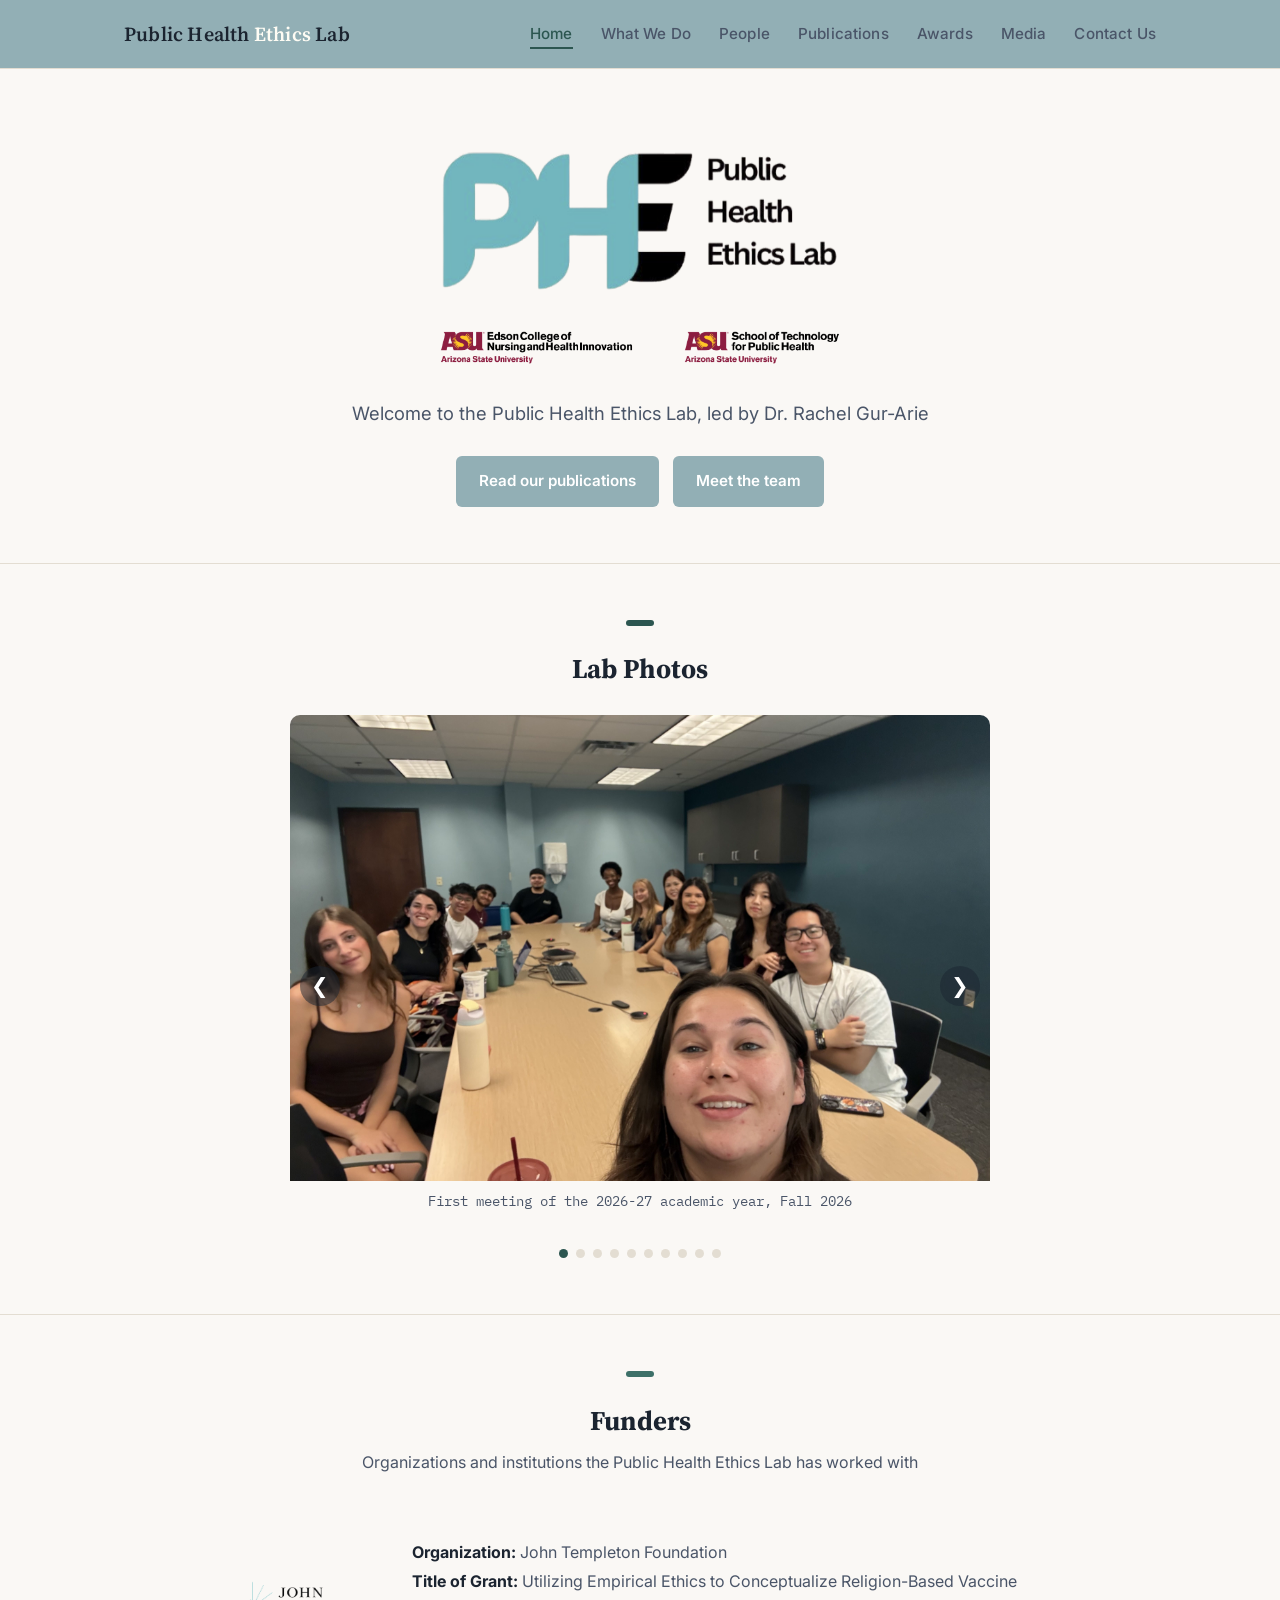
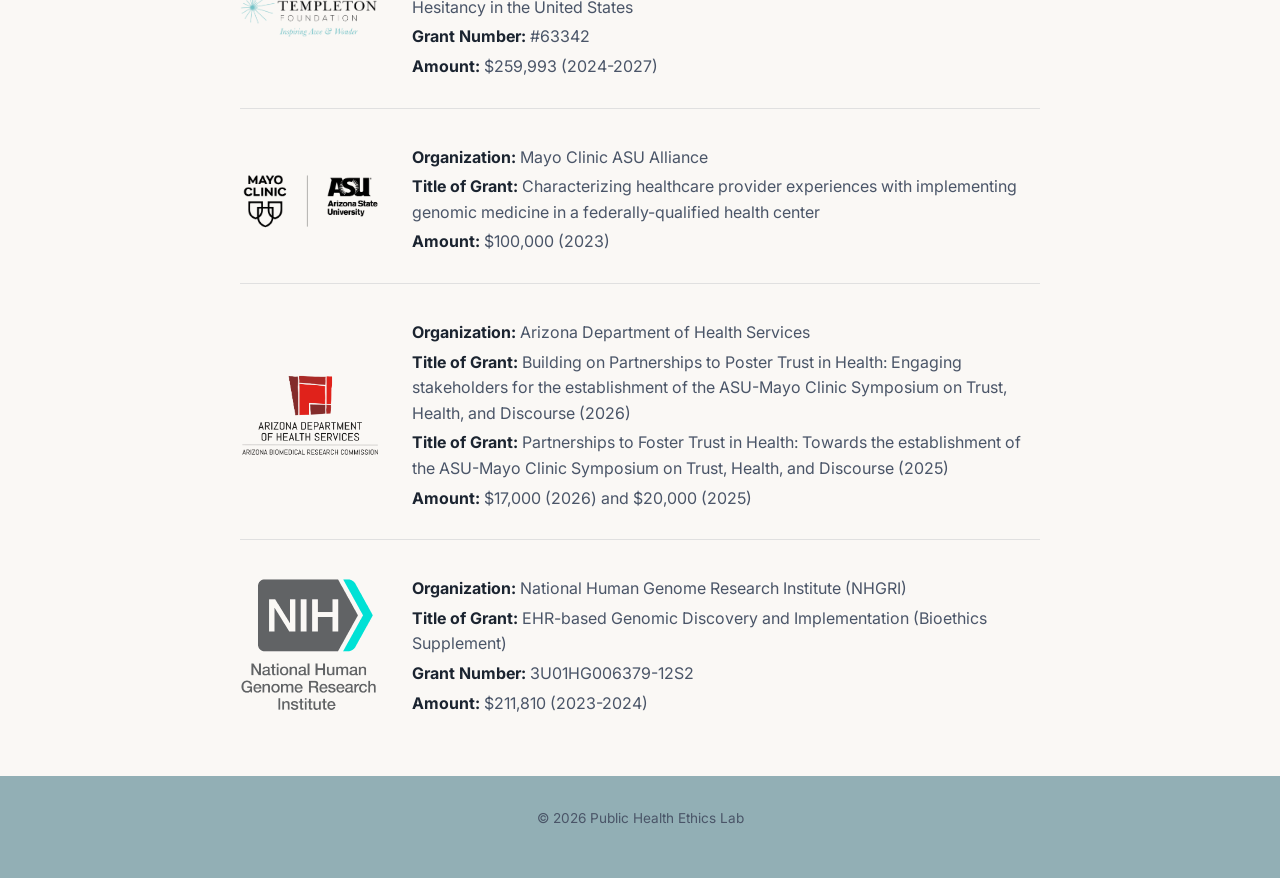
<file: index.html>
<!DOCTYPE html>
<html lang="en">

<head>

<!-- ===================== Browser Tab Information ===================== -->

  <meta charset="UTF-8" />
  <meta name="viewport" content="width=device-width, initial-scale=1.0" />
  <link rel="icon" type="images/png" href="images/PHELab Logo Browser Tab.png">
  <title>Public Health Ethics Lab</title>

<!-- ===================== Font Information ===================== -->

  <link rel="preconnect" href="https://fonts.googleapis.com">
  <link href="https://fonts.googleapis.com/css2?family=Source+Serif+4:wght@500;600;700&family=Inter:wght@400;500;600&family=IBM+Plex+Mono:wght@400;500&display=swap" rel="stylesheet">
  <link rel="stylesheet" href="css/style.css"/>

</head>

<body>

<!-- ===================== Website Navigator Information ===================== -->

<header class="site-header">
  <div class="wrap">
  <div class="brand">Public Health <span>Ethics</span> Lab</div>
    <nav>
      <ul>
        <li><a href="index.html" class="active">Home</a></li>
        <li><a href="what-we-do.html">What We Do</a></li>
        <li><a href="people.html">People</a></li>
        <li><a href="publications.html">Publications</a></li>
        <li><a href="awards.html">Awards</a></li>
        <li><a href="media.html">Media</a></li>
        <li><a href="contact.html">Contact Us</a></li>
      </ul>
    </nav>
  </div>
</header>

<!-- ===================== Header ===================== -->

<section class="hero">
  <div class="wrap" style="text-align: center;">
    <img src="images/PHELab.png" alt="Public Health Ethics Lab" style="width: 100%; max-width: 400px; height: auto; margin: 4px auto 24px; display: block;">

  <div class="hero-logo-row">
    <img src="images/EDSON Logo.png" alt="Edson College of Nursing and Health Innovation">
    <img src="images/ASU STPH Logo.png" alt="School of Technology for Public Health">
  </div>

  <p class="lede" style="margin-left: auto; margin-right: auto;">
    Welcome to the Public Health Ethics Lab, led by Dr. Rachel Gur-Arie
  </p>
  
  <div class="hero-actions" style="justify-content: center;">
    <a href="publications.html" class="btn btn-primary">Read our publications</a>
    <a href="people.html" class="btn btn-secondary">Meet the team</a>
  </div>
  </div>
</section>

<!-- ===================== Carousel Functions ===================== -->

<section class="block">
  <div class="wrap">
    <span class="tab amber"></span>
    <h2>Lab Photos</h2>

  <div class="carousel">
    <button class="carousel-btn prev" aria-label="Previous photo">&#10094;</button>

<!-- ===================== Carousel Photos ===================== -->

  <div class="carousel-track-container">
    <div class="carousel-track">

      <div class="carousel-slide">
        <img src="images/2026 Fall.jpg" alt="Fall 2026">
        <p class="carousel-caption">First meeting of the 2026-27 academic year, Fall 2026</p>
      </div>

      <div class="carousel-slide">
        <img src="images/Flagstaff 2026.JPG" alt="Flagstaff 2026">
        <p class="carousel-caption">Aylette at a community discussion event in Flagstaff on accountability and rebuilding trust, Fall 2026</p>
      </div>
              
      <div class="carousel-slide">
        <img src="images/2026 Spring Lab.jpg" alt="Spring 2026">
        <p class="carousel-caption">Our lab at pickleball, Spring 2026</p>
      </div>

      <div class="carousel-slide">
        <img src="images/2026 SBM Emily.jpg" alt="2026 SBM Emily">
        <p class="carousel-caption">Emily wearing PHE Lab merch in front of "The Bean" for SBM's 2026 Conference, Spring 2026</p>
      </div>

      <div class="carousel-slide">
        <img src="images/2026 Lily.jpg" alt="2026 Lily HOPE Intern">
        <p class="carousel-caption">Lily presenting her research as a Maricopa County Public Health HOPE Division Intern, Spring 2026</p>
      </div>
              
      <div class="carousel-slide">
        <img src="images/FMSC.jpg" alt="PHE Lab FMSC Volunteering Event">
        <p class="carousel-caption">Members of the Public Health Ethics Lab volunteer at Feed My Starving Children, Spring 2026</p>        
      </div>
              
      <div class="carousel-slide">
        <img src="images/Jenny.jpg" alt="Jenny Presentation">
        <p class="carousel-caption">Jenny presenting her research project ideas to the lab, Spring 2026</p>
      </div>

      <div class="carousel-slide">
        <img src="images/2025 Fall Lab.jpg" alt="Fall 2025">
        <p class="carousel-caption">Our lab at Lydia's, Fall 2025</p>
      </div>

      <div class="carousel-slide">
        <img src="images/2025 NOAH.jpg" alt="2025 NOAH">
        <p class="carousel-caption">Ryan, Lila and Amy volunteering together at NOAH, Fall 2025</p>
      </div>

      <div class="carousel-slide">
        <img src="images/2025 First Fall.jpg" alt="2025 First Fall Meeting">
        <p class="carousel-caption">First meeting of the 2025-26 academic year, Fall 2025</p>
      </div>
          
    </div>
  </div>

<!-- ===================== Carousel Functions cont. ===================== -->

      <button class="carousel-btn next" aria-label="Next photo">&#10095;</button>

    <div class="carousel-dots"></div>
    </div>
  </div>
  </section>

<!-- ===================== Carousel Sliding Function ===================== -->

<script>
  document.querySelectorAll('.carousel').forEach(function(carousel) {
    const track = carousel.querySelector('.carousel-track');
    const slides = carousel.querySelectorAll('.carousel-slide');
    const prevBtn = carousel.querySelector('.prev');
    const nextBtn = carousel.querySelector('.next');
    const dotsContainer = carousel.querySelector('.carousel-dots');
    let index = 0;

    slides.forEach((_, i) => {
      const dot = document.createElement('button');
      dot.classList.add('carousel-dot');
      if (i === 0) dot.classList.add('active');
      dot.addEventListener('click', () => goToSlide(i));
      dotsContainer.appendChild(dot);
    });
    const dots = dotsContainer.querySelectorAll('.carousel-dot');

    function updateCarousel() {
      track.style.transform = `translateX(-${index * 100}%)`;
      dots.forEach((dot, i) => dot.classList.toggle('active', i === index));
    }

    function goToSlide(i) {
      index = i;
      updateCarousel();
    }

    nextBtn.addEventListener('click', () => {
      index = (index + 1) % slides.length;
      updateCarousel();
    });

    prevBtn.addEventListener('click', () => {
      index = (index - 1 + slides.length) % slides.length;
      updateCarousel();
    });
  });
  </script>

<!-- ===================== Funders and Affiliated Organizations ===================== -->

<section class="block">
  <div class="wrap">
    <span class="tab teal"></span>
    <h2>Funders</h2>
    <p class="section-note">Organizations and institutions the Public Health Ethics Lab has worked with</p>

  <div class="affiliates-grid">
  <div class="affiliates-list">

  <div class="affiliate-row">
    <div class="logo-box">
      <a href="https://www.templeton.org/grant/utilizing-empirical-ethics-to-conceptualize-religion-based-vaccine-hesitancy-in-the-united-states" target="_blank" rel="noopener">
      <img src="images/Templeton Foundation V2.png" alt="John Templeton Foundation" class="affiliate-logo">
      </a>
    </div>
    
    <div class="affiliate-info">
      <p><strong>Organization:</strong> John Templeton Foundation</p>
      <p><strong>Title of Grant:</strong> Utilizing Empirical Ethics to Conceptualize Religion-Based Vaccine Hesitancy in the United States</p>
      <p><strong>Grant Number:</strong> #63342</p>
      <p><strong>Amount:</strong> $259,993 (2024-2027)</p>
    </div>
  </div>

  <div class="affiliate-row">
    <div class="logo-box">
      <img src="images/Mayo Clinic.png" alt="Mayo Clinic-ASU" class="affiliate-logo">
    </div>

    <div class="affiliate-info">
      <p><strong>Organization:</strong> Mayo Clinic ASU Alliance</p>
      <p><strong>Title of Grant:</strong> Characterizing healthcare provider experiences with implementing genomic medicine in a federally-qualified health center</p>
      <p><strong>Amount:</strong> $100,000 (2023)</p>
    </div>
  </div>

  <div class="affiliate-row">
    <div class="logo-box">
      <img src="images/AZDHS.png" alt="AZDHS" class="affiliate-logo">
    </div>
  
    <div class="affiliate-info">
      <p><strong>Organization:</strong> Arizona Department of Health Services</p>
      <p><strong>Title of Grant:</strong> Building on Partnerships to Poster Trust in Health: Engaging stakeholders for the establishment of the ASU-Mayo Clinic Symposium on Trust, Health, and Discourse (2026)</p>
      <p><strong>Title of Grant:</strong> Partnerships to Foster Trust in Health: Towards the establishment of the ASU-Mayo Clinic Symposium on Trust, Health, and Discourse (2025)</p>
      <p><strong>Amount:</strong> $17,000 (2026) and $20,000 (2025)</p>
    </div>
  </div>

  <div class="affiliate-row">
    <div class="logo-box">
      <a href="https://reporter.nih.gov/search/4sR0zUejHEi7jAs4mGUlGg/project-details/10786522" target="_blank" rel="noopener">
      <img src="images/NHGRI.png" alt="NHGRI" class="affiliate-logo">
      </a>
    </div>

    <div class="affiliate-info">
      <p><strong>Organization:</strong> National Human Genome Research Institute (NHGRI)</p>
      <p><strong>Title of Grant:</strong> EHR-based Genomic Discovery and Implementation (Bioethics Supplement)</p>
      <p><strong>Grant Number:</strong> 3U01HG006379-12S2</p>
      <p><strong>Amount:</strong> $211,810 (2023-2024)</p>
    </div>
  </div>

  </div>
  </div>

  </div>    
</section>

<!-- ===================== Footer ===================== -->

<footer>
  <div class="wrap">
    <span>&copy; 2026 Public Health Ethics Lab</span>
  </div>
</footer>

</body>
</html>
</file>
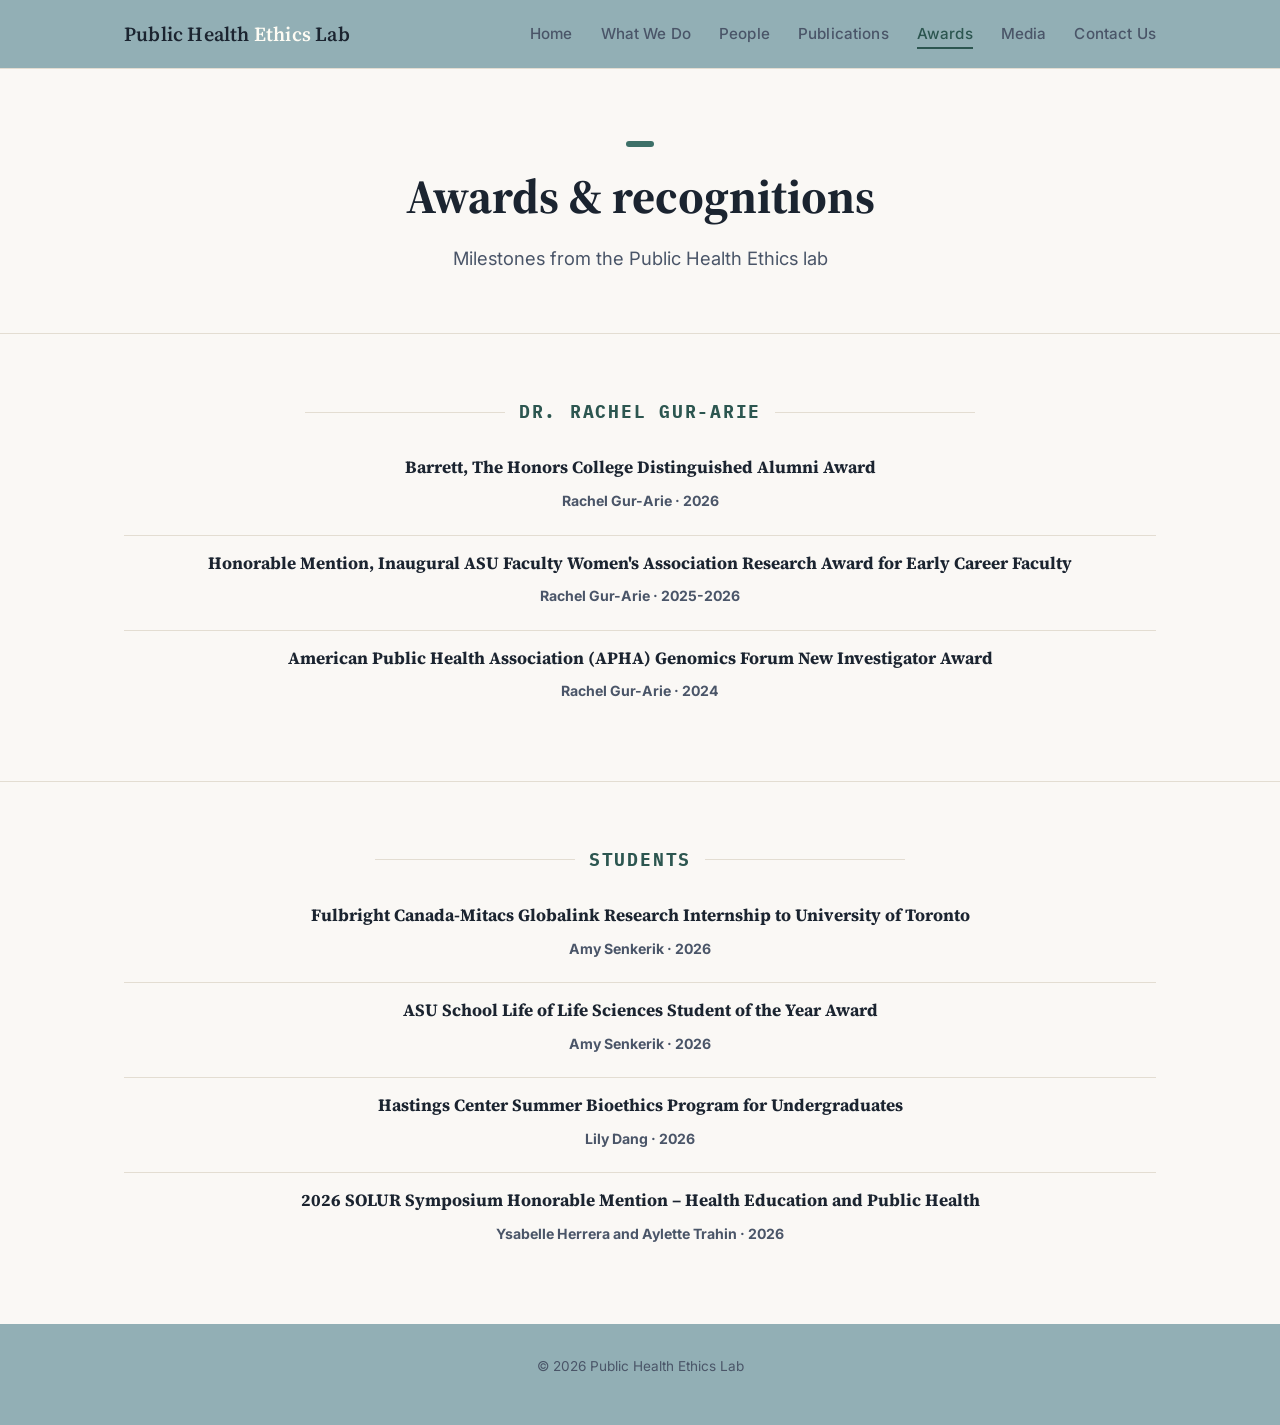
<file: awards.html>
<!DOCTYPE html>
<html lang="en">
<head>
  <meta charset="UTF-8" />
  <meta name="viewport" content="width=device-width, initial-scale=1.0" />
  <title>Public Health Ethics Lab</title>
  <link rel="preconnect" href="https://fonts.googleapis.com">
  <link href="https://fonts.googleapis.com/css2?family=Source+Serif+4:wght@500;600;700&family=Inter:wght@400;500;600&family=IBM+Plex+Mono:wght@400;500&display=swap" rel="stylesheet">
  <link rel="stylesheet" href="css/style.css" />
  <link rel="icon" type="image/png" href="images/PHELab Logo Browser Tab.png">
</head>
<body>

<header class="site-header">
    <div class="wrap">
      <div class="brand">Public Health <span>Ethics</span> Lab</div>
      <nav>
        <ul>
          <li><a href="index.html">Home</a></li>
          <li><a href="what-we-do.html">What We Do</a></li>
          <li><a href="people.html">People</a></li>
          <li><a href="publications.html">Publications</a></li>
          <li><a href="awards.html" class="active">Awards</a></li>
          <li><a href="media.html">Media</a></li>
          <li><a href="contact.html">Contact Us</a></li>
        </ul>
      </nav>
    </div>
  </header>

<section class="hero" style="padding-bottom: 32px;">
    <div class="wrap" style="text-align: center;">
      <span class="tab teal"></span>
        <h1 style="max-width: 25ch; margin-left: auto; margin-right: auto;">Awards &amp; recognitions</h1>
        <p class="lede" style="margin-left: auto; margin-right: auto;">Milestones from the Public Health Ethics lab</p>
  </div>
</section>

<section class="block">
    <div class="wrap">

        <div class="group-divider" style="margin-bottom: 28px;">
          <h3>Dr. Rachel Gur-Arie</h3>
        </div>

        <ul class="awards-list">

            <li class="awards-item">
                <p class="awards-title">
                    Barrett, The Honors College Distinguished Alumni Award</p>
                <p class="awards-meta">
                    <b>Rachel Gur-Arie &middot; 2026</b></p>

            <li class="awards-item">
                <p class="awards-title">
                    Honorable Mention, Inaugural ASU Faculty Women's Association Research Award for Early Career Faculty</p>
                <p class="awards-meta">
                    <b>Rachel Gur-Arie &middot; 2025-2026</b></p>
            </li>

            <li class="awards-item">
                <p class="awards-title">
                    American Public Health Association (APHA) Genomics Forum New Investigator Award</p>
                <p class="awards-meta">
                    <b>Rachel Gur-Arie &middot; 2024</b></p>
            </li>

        </ul>
    </div>
</section>

<section class="block">
    <div class="wrap">

        <div class="group-divider" style="margin-bottom: 28px;">
          <h3>Students</h3>
        </div>

        <ul class="awards-list">

            <li class="awards-item">
                <p class="awards-title">
                    Fulbright Canada-Mitacs Globalink Research Internship to University of Toronto</p>
                <p class="awards-meta">
                    <b>Amy Senkerik &middot; 2026</b></p>
            </li>

            <li class="awards-item">
                <p class="awards-title">
                    ASU School Life of Life Sciences Student of the Year Award</p>
                <p class="awards-meta">
                    <b>Amy Senkerik &middot; 2026</b></p>
            </li>


            <li class="awards-item">
                <p class="awards-title">
                    Hastings Center Summer Bioethics Program for Undergraduates</p>
                <p class="awards-meta">
                    <b>Lily Dang &middot; 2026</b></p>
            </li>

            <li class="awards-item">
                <p class="awards-title">
                    2026 SOLUR Symposium Honorable Mention – Health Education and Public Health</p>
                <p class="awards-meta">
                    <b>Ysabelle Herrera and Aylette Trahin &middot; 2026</b></p>
            </li>

        </ul>
    </div>
</section>

<footer>
  <div class="wrap">
    <span>&copy; 2026 Public Health Ethics Lab</span>
  </div>
</footer>

</body>
</html>
</file>
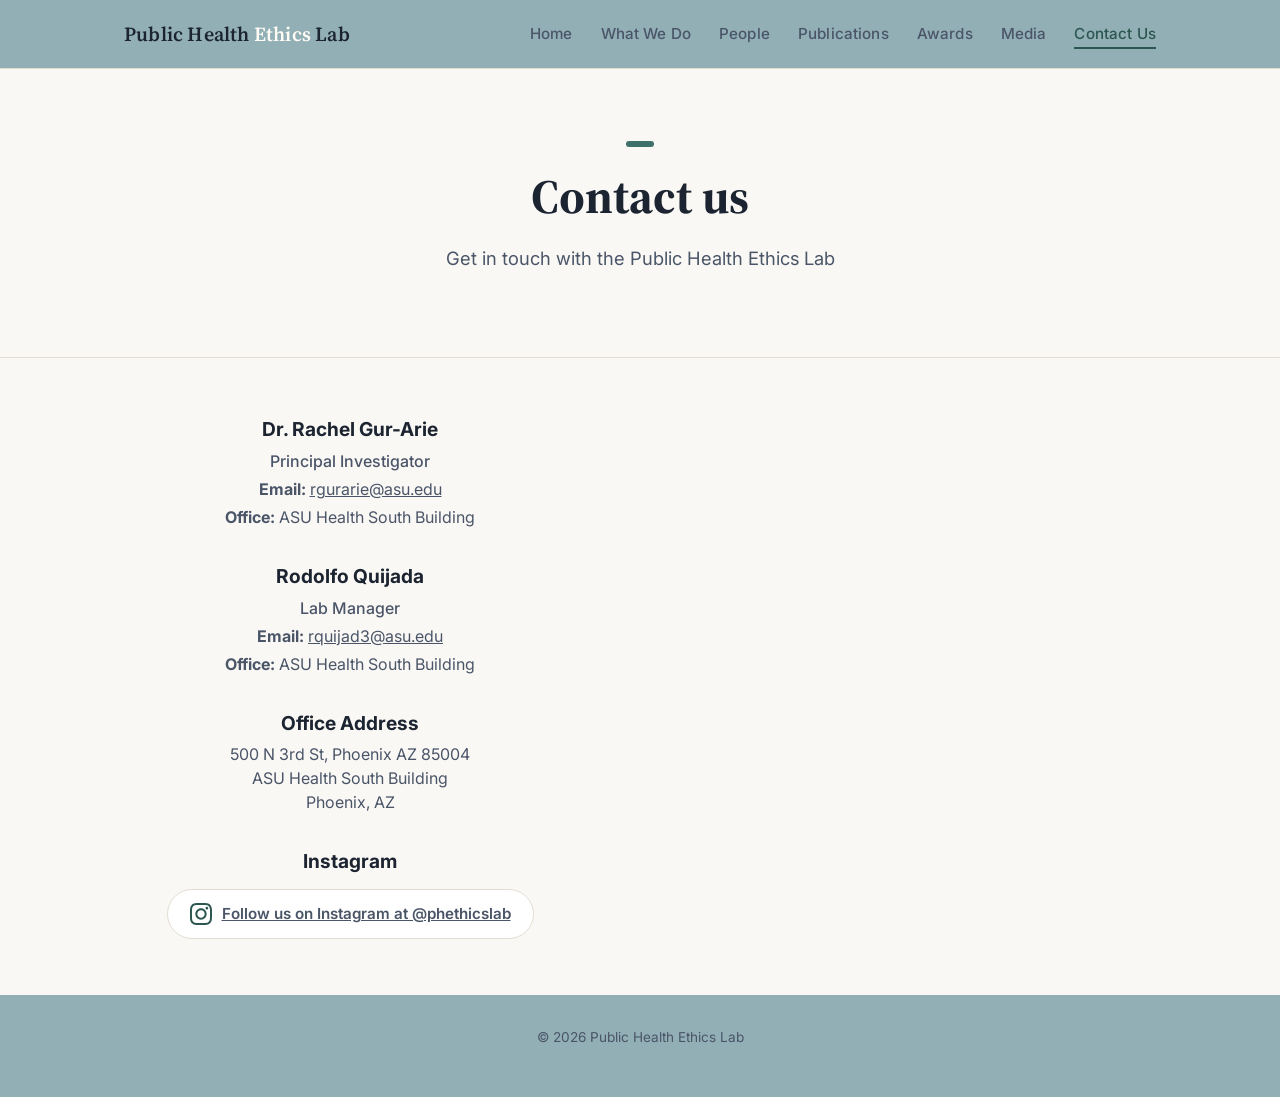
<file: contact.html>
<!DOCTYPE html>
<html lang="en">
<head>
  <meta charset="UTF-8" />
  <meta name="viewport" content="width=device-width, initial-scale=1.0" />
  <title>Public Health Ethics Lab</title>
  <link rel="preconnect" href="https://fonts.googleapis.com">
  <link href="https://fonts.googleapis.com/css2?family=Source+Serif+4:wght@500;600;700&family=Inter:wght@400;500;600&family=IBM+Plex+Mono:wght@400;500&display=swap" rel="stylesheet">
  <link rel="stylesheet" href="css/style.css" />
  <link rel="icon" type="images/png" href="images/PHELab Logo Browser Tab.png">
</head>
<body>

  <header class="site-header">
    <div class="wrap">
      <div class="brand">Public Health <span>Ethics</span> Lab</div>
      <nav>
        <ul>
          <li><a href="index.html">Home</a></li>
          <li><a href="what-we-do.html">What We Do</a></li>
          <li><a href="people.html">People</a></li>
          <li><a href="publications.html">Publications</a></li>
          <li><a href="awards.html">Awards</a></li>
          <li><a href="media.html">Media</a></li>
          <li><a href="contact.html" class="active">Contact Us</a></li>
        </ul>
      </nav>
    </div>
  </header>

  <section class="hero">
    <div class="wrap" style="text-align: center;">
      <span class="tab teal"></span>
      <h1 style="max-width: 22ch; margin-left: auto; margin-right: auto;">Contact us</h1>
      <p class="lede" style="margin-left: auto; margin-right: auto;">
        Get in touch with the Public Health Ethics Lab
      </p>
    </div>
  </section>

  <section class="block">
    <div class="wrap">

      <div class="contact-container">

        <div class="contact-info">

          <div class="contact-card">
            <h3>Dr. Rachel Gur-Arie</h3>
            <p class="contact-role">Principal Investigator</p>
            <p><strong>Email:</strong> <a href="mailto:rgurarie@asu.edu">rgurarie@asu.edu</a></p>
            <p><strong>Office:</strong> ASU Health South Building</p>
          </div>

          <div class="contact-card">
            <h3>Rodolfo Quijada</h3>
            <p class="contact-role">Lab Manager</p>
            <p><strong>Email:</strong> <a href="mailto:rquijad3@asu.edu">rquijad3@asu.edu</a></p>
            <p><strong>Office:</strong> ASU Health South Building</p>
          </div>

          <div class="contact-card">
            <h3>Office Address</h3>
            <p>500 N 3rd St, Phoenix AZ 85004<br>
            ASU Health South Building<br>
            Phoenix, AZ</p>
          </div>

          <div class="contact-card">
            <h3>Instagram</h3>
            <a href="https://www.instagram.com/phethicslab/" target="_blank" rel="noopener" class="instagram-bar">
              <svg viewBox="0 0 24 24" width="22" height="22" fill="currentColor" aria-hidden="true">
              <path d="M12 2.163c3.204 0 3.584.012 4.85.07 3.252.148 4.771 1.691 4.919 4.919.058 1.265.069 1.645.069 4.849 0 3.205-.012 3.584-.069 4.849-.148 3.225-1.664 4.771-4.919 4.919-1.266.058-1.644.07-4.85.07-3.204 0-3.584-.012-4.849-.07-3.26-.149-4.771-1.699-4.919-4.92-.058-1.265-.07-1.644-.07-4.849 0-3.204.013-3.583.07-4.849.149-3.227 1.664-4.771 4.919-4.919 1.266-.057 1.645-.069 4.849-.069zm0-2.163c-3.259 0-3.667.014-4.947.072-4.358.2-6.78 2.618-6.98 6.98-.059 1.281-.073 1.689-.073 4.948 0 3.259.014 3.668.072 4.948.2 4.358 2.618 6.78 6.98 6.98 1.281.058 1.689.072 4.948.072 3.259 0 3.668-.014 4.948-.072 4.354-.2 6.782-2.618 6.979-6.98.059-1.28.073-1.689.073-4.948 0-3.259-.014-3.667-.072-4.947-.196-4.354-2.617-6.78-6.979-6.98-1.281-.059-1.69-.073-4.949-.073zm0 5.838c-3.403 0-6.162 2.759-6.162 6.162s2.759 6.163 6.162 6.163 6.162-2.759 6.162-6.163c0-3.403-2.759-6.162-6.162-6.162zm0 10.162c-2.209 0-4-1.79-4-4 0-2.209 1.791-4 4-4s4 1.791 4 4c0 2.21-1.791 4-4 4zm6.406-11.845c-.796 0-1.441.645-1.441 1.44s.645 1.44 1.441 1.44c.795 0 1.439-.645 1.439-1.44s-.644-1.44-1.439-1.44z"/>
              </svg>
              <span>Follow us on Instagram at @phethicslab</span>
            </a>
          </div>

        </div>

        <div class="contact-map">
          <iframe src="https://www.google.com/maps/embed?pb=!1m18!1m12!1m3!1d3697.258646392999!2d-112.07296702430901!3d33.453654373388254!2m3!1f0!2f0!3f0!3m2!1i1024!2i768!4f13.1!3m3!1m2!1s0x872b12186d302c69%3A0xcca38422e1e5e1a!2sASU%20Health%20South%20Building!5e1!3m2!1sen!2sus!4v1787795983254!5m2!1sen!2sus" 
            width="100%" 
            height="450" 
            style="border:0;" 
            allowfullscreen="" 
            loading="lazy" 
            referrerpolicy="strict-origin-when-cross-origin">
          </iframe>
        </div>

      </div>
    </div>
  </section>

  <footer>
    <div class="wrap">
      <span>&copy; 2026 Public Health Ethics Lab</span>
    </div>
  </footer>

</body>
</html>
</file>
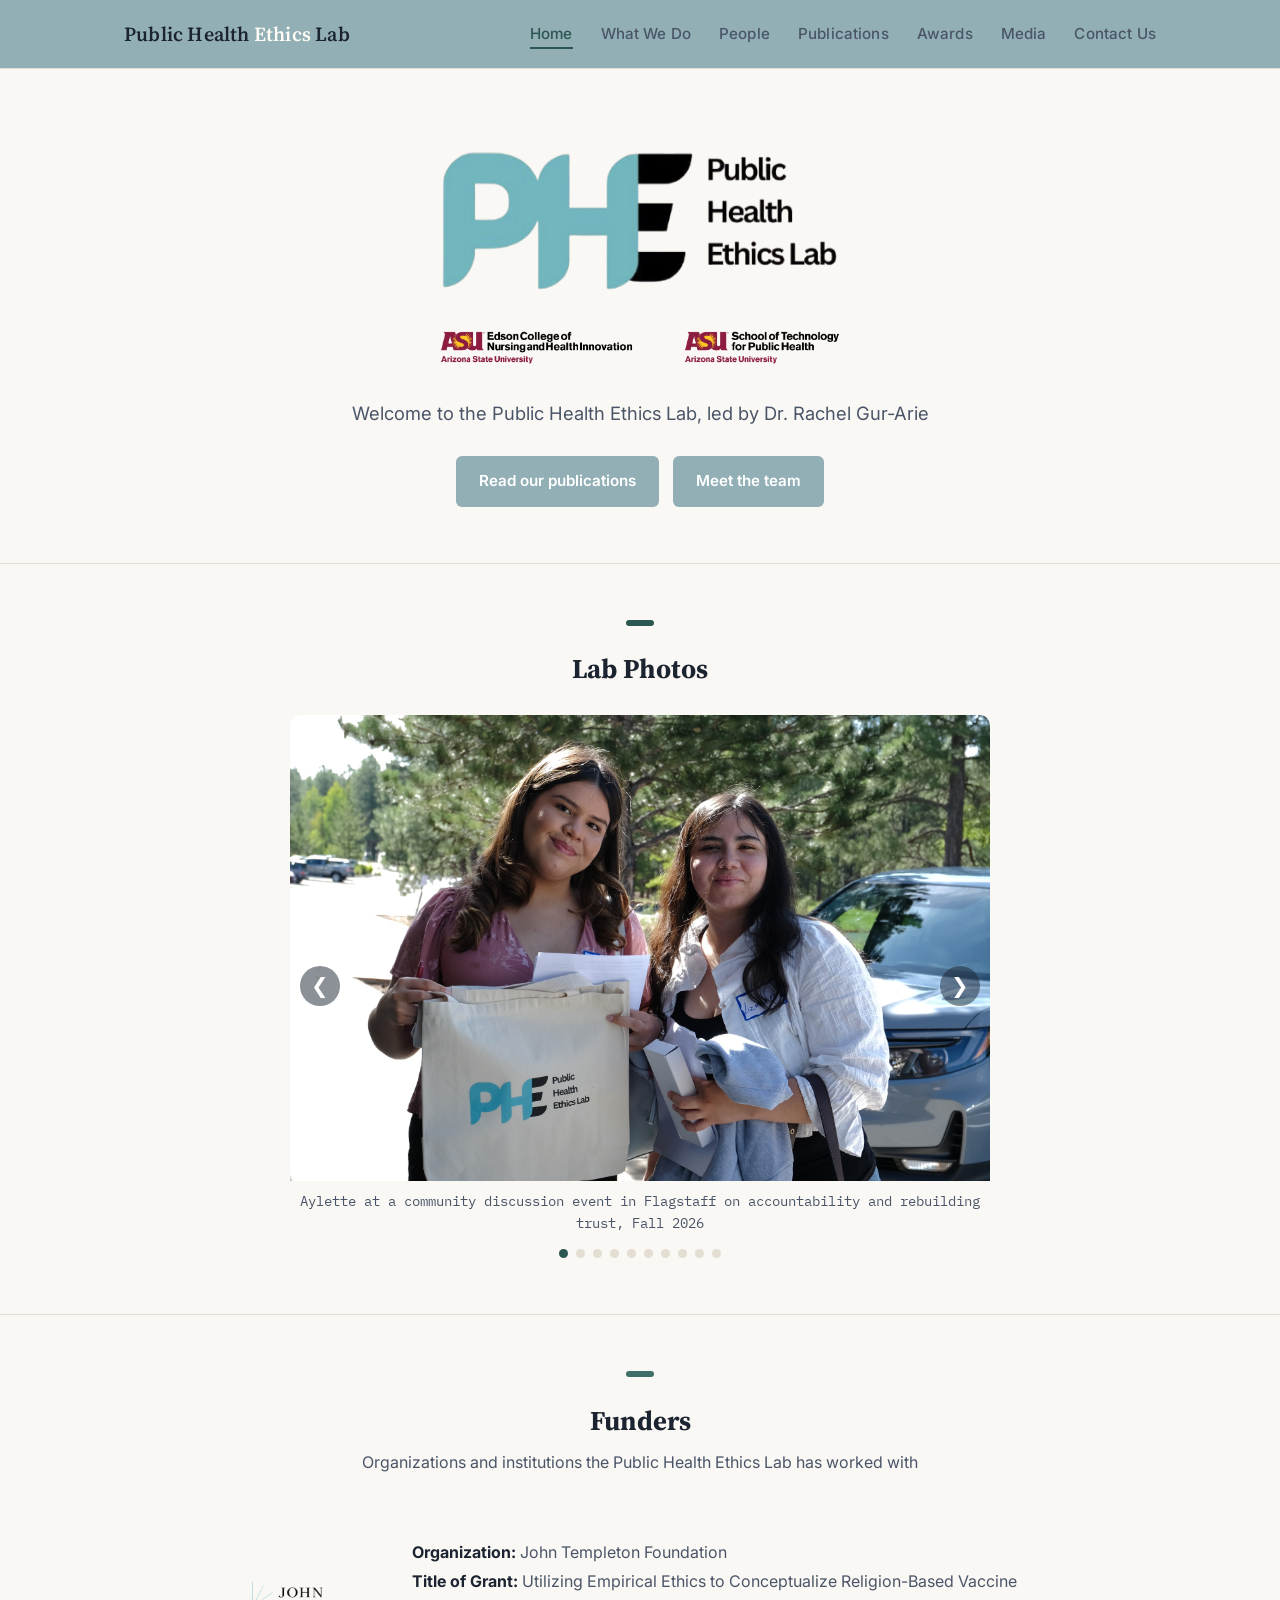
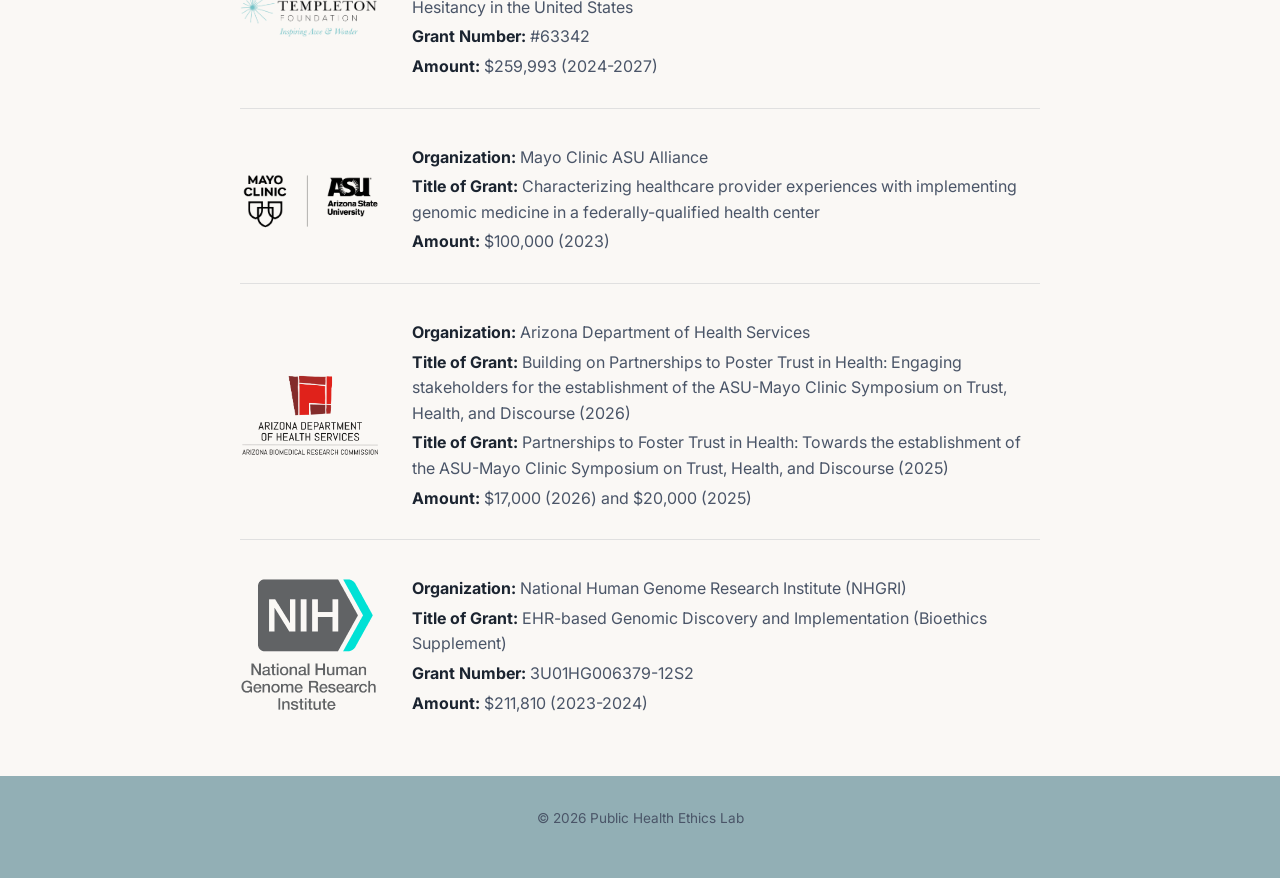
<file: home.html>
<!DOCTYPE html>
<html lang="en">

<head>

<!-- ===================== Browser Tab Information ===================== -->

  <meta charset="UTF-8" />
  <meta name="viewport" content="width=device-width, initial-scale=1.0" />
  <link rel="icon" type="images/png" href="images/PHELab Logo Browser Tab.png">
  <title>Public Health Ethics Lab</title>

<!-- ===================== Font Information ===================== -->

  <link rel="preconnect" href="https://fonts.googleapis.com">
  <link href="https://fonts.googleapis.com/css2?family=Source+Serif+4:wght@500;600;700&family=Inter:wght@400;500;600&family=IBM+Plex+Mono:wght@400;500&display=swap" rel="stylesheet">
  <link rel="stylesheet" href="css/style.css"/>

</head>

<body>

<!-- ===================== Website Navigator Information ===================== -->

<header class="site-header">
  <div class="wrap">
  <div class="brand">Public Health <span>Ethics</span> Lab</div>
    <nav>
      <ul>
        <li><a href="home.html" class="active">Home</a></li>
        <li><a href="what-we-do.html">What We Do</a></li>
        <li><a href="people.html">People</a></li>
        <li><a href="publications.html">Publications</a></li>
        <li><a href="awards.html">Awards</a></li>
        <li><a href="media.html">Media</a></li>
        <li><a href="contact.html">Contact Us</a></li>
      </ul>
    </nav>
  </div>
</header>

<!-- ===================== Header ===================== -->

<section class="hero">
  <div class="wrap" style="text-align: center;">
    <img src="images/PHELab.png" alt="Public Health Ethics Lab" style="width: 100%; max-width: 400px; height: auto; margin: 4px auto 24px; display: block;">

  <div class="hero-logo-row">
    <img src="images/EDSON Logo.png" alt="Edson College of Nursing and Health Innovation">
    <img src="images/ASU STPH Logo.png" alt="School of Technology for Public Health">
  </div>

  <p class="lede" style="margin-left: auto; margin-right: auto;">
    Welcome to the Public Health Ethics Lab, led by Dr. Rachel Gur-Arie
  </p>
  
  <div class="hero-actions" style="justify-content: center;">
    <a href="publications.html" class="btn btn-primary">Read our publications</a>
    <a href="people.html" class="btn btn-secondary">Meet the team</a>
  </div>
  </div>
</section>

<!-- ===================== Carousel Functions ===================== -->

<section class="block">
  <div class="wrap">
    <span class="tab amber"></span>
    <h2>Lab Photos</h2>

  <div class="carousel">
    <button class="carousel-btn prev" aria-label="Previous photo">&#10094;</button>

<!-- ===================== Carousel Photos ===================== -->

  <div class="carousel-track-container">
    <div class="carousel-track">

      <div class="carousel-slide">
        <img src="images/Flagstaff 2026.JPG" alt="Flagstaff 2026">
        <p class="carousel-caption">Aylette at a community discussion event in Flagstaff on accountability and rebuilding trust, Fall 2026</p>
      </div>
              
      <div class="carousel-slide">
        <img src="images/2026 Fall.jpg" alt="Fall 2026">
        <p class="carousel-caption">First meeting of the 2026-27 academic year, Fall 2026</p>
      </div>
              
      <div class="carousel-slide">
        <img src="images/2026 Spring Lab.jpg" alt="Spring 2026">
        <p class="carousel-caption">Our lab at pickleball, Spring 2026</p>
      </div>

      <div class="carousel-slide">
        <img src="images/2026 SBM Emily.jpg" alt="2026 SBM Emily">
        <p class="carousel-caption">Emily wearing PHE Lab merch in front of "The Bean" for SBM's 2026 Conference, Spring 2026</p>
      </div>

      <div class="carousel-slide">
        <img src="images/2026 Lily.jpg" alt="2026 Lily HOPE Intern">
        <p class="carousel-caption">Lily presenting her research as a Maricopa County Public Health HOPE Division Intern, Spring 2026</p>
      </div>
              
      <div class="carousel-slide">
        <img src="images/FMSC.jpg" alt="PHE Lab FMSC Volunteering Event">
        <p class="carousel-caption">Members of the Public Health Ethics Lab volunteer at Feed My Starving Children, Spring 2026</p>        
      </div>
              
      <div class="carousel-slide">
        <img src="images/Jenny.jpg" alt="Jenny Presentation">
        <p class="carousel-caption">Jenny presenting her research project ideas to the lab, Spring 2026</p>
      </div>

      <div class="carousel-slide">
        <img src="images/2025 Fall Lab.jpg" alt="Fall 2025">
        <p class="carousel-caption">Our lab at Lydia's, Fall 2025</p>
      </div>

      <div class="carousel-slide">
        <img src="images/2025 NOAH.jpg" alt="2025 NOAH">
        <p class="carousel-caption">Ryan, Lila and Amy volunteering together at NOAH, Fall 2025</p>
      </div>

      <div class="carousel-slide">
        <img src="images/2025 First Fall.jpg" alt="2025 First Fall Meeting">
        <p class="carousel-caption">First meeting of the 2025-26 academic year, Fall 2025</p>
      </div>
          
    </div>
  </div>

<!-- ===================== Carousel Functions cont. ===================== -->

      <button class="carousel-btn next" aria-label="Next photo">&#10095;</button>

    <div class="carousel-dots"></div>
    </div>
  </div>
  </section>

<!-- ===================== Carousel Sliding Function ===================== -->

<script>
  document.querySelectorAll('.carousel').forEach(function(carousel) {
    const track = carousel.querySelector('.carousel-track');
    const slides = carousel.querySelectorAll('.carousel-slide');
    const prevBtn = carousel.querySelector('.prev');
    const nextBtn = carousel.querySelector('.next');
    const dotsContainer = carousel.querySelector('.carousel-dots');
    let index = 0;

    slides.forEach((_, i) => {
      const dot = document.createElement('button');
      dot.classList.add('carousel-dot');
      if (i === 0) dot.classList.add('active');
      dot.addEventListener('click', () => goToSlide(i));
      dotsContainer.appendChild(dot);
    });
    const dots = dotsContainer.querySelectorAll('.carousel-dot');

    function updateCarousel() {
      track.style.transform = `translateX(-${index * 100}%)`;
      dots.forEach((dot, i) => dot.classList.toggle('active', i === index));
    }

    function goToSlide(i) {
      index = i;
      updateCarousel();
    }

    nextBtn.addEventListener('click', () => {
      index = (index + 1) % slides.length;
      updateCarousel();
    });

    prevBtn.addEventListener('click', () => {
      index = (index - 1 + slides.length) % slides.length;
      updateCarousel();
    });
  });
  </script>

<!-- ===================== Funders and Affiliated Organizations ===================== -->

<section class="block">
  <div class="wrap">
    <span class="tab teal"></span>
    <h2>Funders</h2>
    <p class="section-note">Organizations and institutions the Public Health Ethics Lab has worked with</p>

  <div class="affiliates-grid">
  <div class="affiliates-list">

  <div class="affiliate-row">
    <div class="logo-box">
      <a href="https://www.templeton.org/grant/utilizing-empirical-ethics-to-conceptualize-religion-based-vaccine-hesitancy-in-the-united-states" target="_blank" rel="noopener">
      <img src="images/Templeton Foundation V2.png" alt="John Templeton Foundation" class="affiliate-logo">
      </a>
    </div>
    
    <div class="affiliate-info">
      <p><strong>Organization:</strong> John Templeton Foundation</p>
      <p><strong>Title of Grant:</strong> Utilizing Empirical Ethics to Conceptualize Religion-Based Vaccine Hesitancy in the United States</p>
      <p><strong>Grant Number:</strong> #63342</p>
      <p><strong>Amount:</strong> $259,993 (2024-2027)</p>
    </div>
  </div>

  <div class="affiliate-row">
    <div class="logo-box">
      <img src="images/Mayo Clinic.png" alt="Mayo Clinic-ASU" class="affiliate-logo">
    </div>

    <div class="affiliate-info">
      <p><strong>Organization:</strong> Mayo Clinic ASU Alliance</p>
      <p><strong>Title of Grant:</strong> Characterizing healthcare provider experiences with implementing genomic medicine in a federally-qualified health center</p>
      <p><strong>Amount:</strong> $100,000 (2023)</p>
    </div>
  </div>

  <div class="affiliate-row">
    <div class="logo-box">
      <img src="images/AZDHS.png" alt="AZDHS" class="affiliate-logo">
    </div>
  
    <div class="affiliate-info">
      <p><strong>Organization:</strong> Arizona Department of Health Services</p>
      <p><strong>Title of Grant:</strong> Building on Partnerships to Poster Trust in Health: Engaging stakeholders for the establishment of the ASU-Mayo Clinic Symposium on Trust, Health, and Discourse (2026)</p>
      <p><strong>Title of Grant:</strong> Partnerships to Foster Trust in Health: Towards the establishment of the ASU-Mayo Clinic Symposium on Trust, Health, and Discourse (2025)</p>
      <p><strong>Amount:</strong> $17,000 (2026) and $20,000 (2025)</p>
    </div>
  </div>

  <div class="affiliate-row">
    <div class="logo-box">
      <a href="https://reporter.nih.gov/search/4sR0zUejHEi7jAs4mGUlGg/project-details/10786522" target="_blank" rel="noopener">
      <img src="images/NHGRI.png" alt="NHGRI" class="affiliate-logo">
      </a>
    </div>

    <div class="affiliate-info">
      <p><strong>Organization:</strong> National Human Genome Research Institute (NHGRI)</p>
      <p><strong>Title of Grant:</strong> EHR-based Genomic Discovery and Implementation (Bioethics Supplement)</p>
      <p><strong>Grant Number:</strong> 3U01HG006379-12S2</p>
      <p><strong>Amount:</strong> $211,810 (2023-2024)</p>
    </div>
  </div>

  </div>
  </div>

  </div>    
</section>

<!-- ===================== Footer ===================== -->

<footer>
  <div class="wrap">
    <span>&copy; 2026 Public Health Ethics Lab</span>
  </div>
</footer>

</body>
</html>
</file>
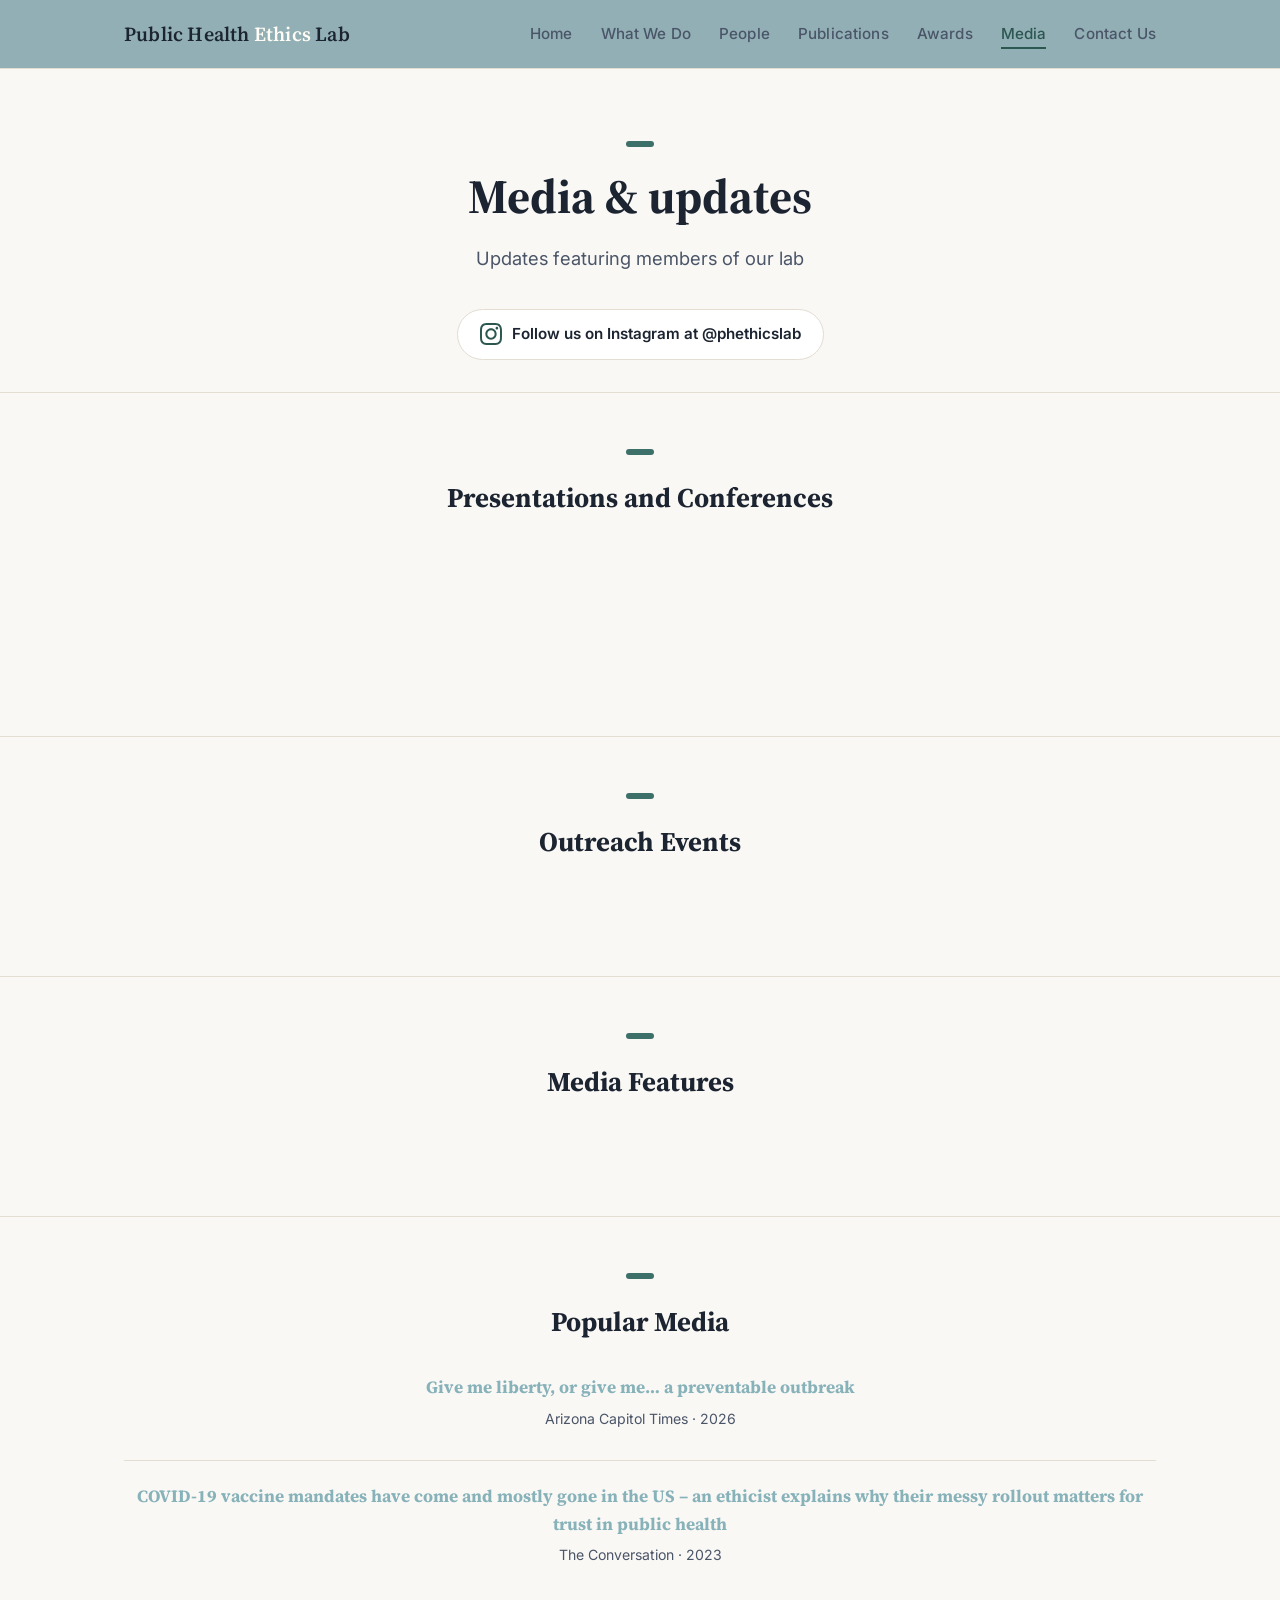
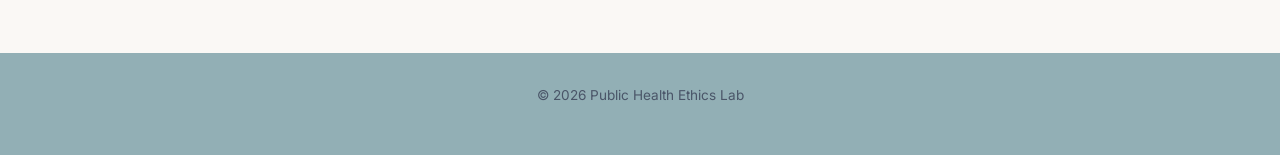
<file: media.html>
<!DOCTYPE html>
<html lang="en">
<head>
  <meta charset="UTF-8" />
  <meta name="viewport" content="width=device-width, initial-scale=1.0" />
  <title>Public Health Ethics Lab</title>
  <link rel="preconnect" href="https://fonts.googleapis.com">
  <link href="https://fonts.googleapis.com/css2?family=Source+Serif+4:wght@500;600;700&family=Inter:wght@400;500;600&family=IBM+Plex+Mono:wght@400;500&display=swap" rel="stylesheet">
  <link rel="stylesheet" href="css/style.css" />
  <link rel="icon" type="image/png" href="images/PHELab Logo Browser Tab.png">
</head>
<body>

  <header class="site-header">
    <div class="wrap">
      <div class="brand">Public Health <span>Ethics</span> Lab</div>
      <nav>
        <ul>
          <li><a href="index.html">Home</a></li>
          <li><a href="what-we-do.html">What We Do</a></li>
          <li><a href="people.html">People</a></li>
          <li><a href="publications.html">Publications</a></li>
          <li><a href="awards.html">Awards</a></li>
          <li><a href="media.html" class="active">Media</a></li>
          <li><a href="contact.html">Contact Us</a></li>
        </ul>
      </nav>
    </div>
  </header>

  <section class="hero" style="padding-bottom: 32px;">
    <div class="wrap" style="text-align: center;">
      <span class="tab teal"></span>
      <h1 style="max-width: 22ch; margin-left: auto; margin-right: auto;">Media &amp; updates</h1>
      <p class="lede" style="margin-left: auto; margin-right: auto;">
        Updates featuring members of our lab
      </p>

      <a href="https://www.instagram.com/phethicslab/" target="_blank" rel="noopener" class="instagram-bar">
        <svg viewBox="0 0 24 24" width="22" height="22" fill="currentColor" aria-hidden="true">
        <path d="M12 2.163c3.204 0 3.584.012 4.85.07 3.252.148 4.771 1.691 4.919 4.919.058 1.265.069 1.645.069 4.849 0 3.205-.012 3.584-.069 4.849-.148 3.225-1.664 4.771-4.919 4.919-1.266.058-1.644.07-4.85.07-3.204 0-3.584-.012-4.849-.07-3.26-.149-4.771-1.699-4.919-4.92-.058-1.265-.07-1.644-.07-4.849 0-3.204.013-3.583.07-4.849.149-3.227 1.664-4.771 4.919-4.919 1.266-.057 1.645-.069 4.849-.069zm0-2.163c-3.259 0-3.667.014-4.947.072-4.358.2-6.78 2.618-6.98 6.98-.059 1.281-.073 1.689-.073 4.948 0 3.259.014 3.668.072 4.948.2 4.358 2.618 6.78 6.98 6.98 1.281.058 1.689.072 4.948.072 3.259 0 3.668-.014 4.948-.072 4.354-.2 6.782-2.618 6.979-6.98.059-1.28.073-1.689.073-4.948 0-3.259-.014-3.667-.072-4.947-.196-4.354-2.617-6.78-6.979-6.98-1.281-.059-1.69-.073-4.949-.073zm0 5.838c-3.403 0-6.162 2.759-6.162 6.162s2.759 6.163 6.162 6.163 6.162-2.759 6.162-6.163c0-3.403-2.759-6.162-6.162-6.162zm0 10.162c-2.209 0-4-1.79-4-4 0-2.209 1.791-4 4-4s4 1.791 4 4c0 2.21-1.791 4-4 4zm6.406-11.845c-.796 0-1.441.645-1.441 1.44s.645 1.44 1.441 1.44c.795 0 1.439-.645 1.439-1.44s-.644-1.44-1.439-1.44z"/>
        </svg>
      <span>Follow us on Instagram at @phethicslab</span>
      </a>
    </div>
  </section>

  <section class="block">
    <div class="wrap">
      <span class="tab teal"></span>
      <h2>Presentations and Conferences</h2>

      <div class="instagram-grid">
        <blockquote class="instagram-media" data-instgrm-permalink="https://www.instagram.com/p/DfVXGdIgdpb/?utm_source=ig_embed&amp;utm_campaign=loading" data-instgrm-version="14"></blockquote>
        <blockquote class="instagram-media" data-instgrm-permalink="https://www.instagram.com/p/DczKXI_EvZO/?utm_source=ig_embed&amp;utm_campaign=loading" data-instgrm-version="14"></blockquote>
        <blockquote class="instagram-media" data-instgrm-permalink="https://www.instagram.com/p/Db4Ffr6geRd/?utm_source=ig_embed&amp;utm_campaign=loading" data-instgrm-version="14"></blockquote>
        <blockquote class="instagram-media" data-instgrm-permalink="https://www.instagram.com/p/DaeK50upxix/?utm_source=ig_embed&amp;utm_campaign=loading" data-instgrm-version="14"></blockquote>
        <blockquote class="instagram-media" data-instgrm-permalink="https://www.instagram.com/p/DXpX2FbAcVe/?utm_source=ig_embed&amp;utm_campaign=loading" data-instgrm-version="14"></blockquote>
        <blockquote class="instagram-media" data-instgrm-permalink="https://www.instagram.com/p/DXkG3otlSde/?utm_source=ig_embed&amp;utm_campaign=loading" data-instgrm-version="14"></blockquote>
        <blockquote class="instagram-media" data-instgrm-permalink="https://www.instagram.com/p/DXKnOXskheR/?utm_source=ig_embed&amp;utm_campaign=loading" data-instgrm-version="14"></blockquote>
        <blockquote class="instagram-media" data-instgrm-permalink="https://www.instagram.com/p/DPPupYAgTWn/?utm_source=ig_embed&amp;utm_campaign=loading" data-instgrm-version="14"></blockquote>
        <blockquote class="instagram-media" data-instgrm-permalink="https://www.instagram.com/p/DQXWuLXklDB/?utm_source=ig_embed&amp;utm_campaign=loading" data-instgrm-version="14"></blockquote>
      </div>
    </div>
  </section>

  <section class="block">
    <div class="wrap">
      <span class="tab teal"></span>
      <h2>Outreach Events</h2>

      <div class="instagram-grid">
        <blockquote class="instagram-media" data-instgrm-permalink="https://www.instagram.com/p/DWUTBjTCW2F/?utm_source=ig_embed&amp;utm_campaign=loading" data-instgrm-version="14"></blockquote>
        <blockquote class="instagram-media" data-instgrm-permalink="https://www.instagram.com/p/DSaqEdSErlJ/?utm_source=ig_embed&amp;utm_campaign=loading" data-instgrm-version="14"></blockquote>
        <blockquote class="instagram-media" data-instgrm-permalink="https://www.instagram.com/p/DRfVmPNEjp9/?utm_source=ig_embed&amp;utm_campaign=loading" data-instgrm-version="14"></blockquote>
      </div>
    </div>
  </section>

  <section class="block">
    <div class="wrap">
      <span class="tab teal"></span>
      <h2>Media Features</h2>

      <div class="instagram-grid">
        <blockquote class="instagram-media" data-instgrm-permalink="https://www.instagram.com/p/DXfpnuQmWlj/?utm_source=ig_embed&amp;utm_campaign=loading" data-instgrm-version="14"></blockquote>
        <blockquote class="instagram-media" data-instgrm-permalink="https://www.instagram.com/reel/DXXTAiyh5D7/?utm_source=ig_embed&amp;utm_campaign=loading" data-instgrm-version="14"></blockquote>
        <blockquote class="instagram-media" data-instgrm-permalink="https://www.instagram.com/p/DWUWWG8jb__/?utm_source=ig_embed&amp;utm_campaign=loading" data-instgrm-version="14"></blockquote>
      </div>
    </div>
  </section>

  <section class="block">
    <div class="wrap">
      <span class="tab teal"></span>
      <h2>Popular Media</h2>

      <ul class="pub-list">
        <li class="pub-item">
          <div>
            <p class="pub-title"><a href="https://azcapitoltimes.com/news/2026/05/06/give-me-liberty-or-give-me-a-preventable-outbreak/"
              target="_blank" rel="noopener" style="color: #87b2b9; font-weight: bold;"
              >Give me liberty, or give me&hellip; a preventable outbreak</a></p>
            <p class="pub-meta">Arizona Capitol Times &middot; 2026</p>
          </div>
        </li>

        <li class="pub-item">
          <div>
            <p class="pub-title"><a href="https://theconversation.com/covid-19-vaccine-mandates-have-come-and-mostly-gone-in-the-us-an-ethicist-explains-why-their-messy-rollout-matters-for-trust-in-public-health-206389"
              target="_blank" rel="noopener" style="color: #87b2b9; font-weight: bold;"
              >COVID&#8209;19 vaccine mandates have come and mostly gone in the US &ndash; an ethicist explains why their messy rollout matters for trust in public health</a></p>
            <p class="pub-meta">The Conversation &middot; 2023</p>
          </div>
        </li>
      </ul>
    </div>
  </section>

<footer>
  <div class="wrap">
    <span>&copy; 2026 Public Health Ethics Lab</span>
  </div>
</footer>

<script async src="//www.instagram.com/embed.js"></script>
</body>
</html>
</file>
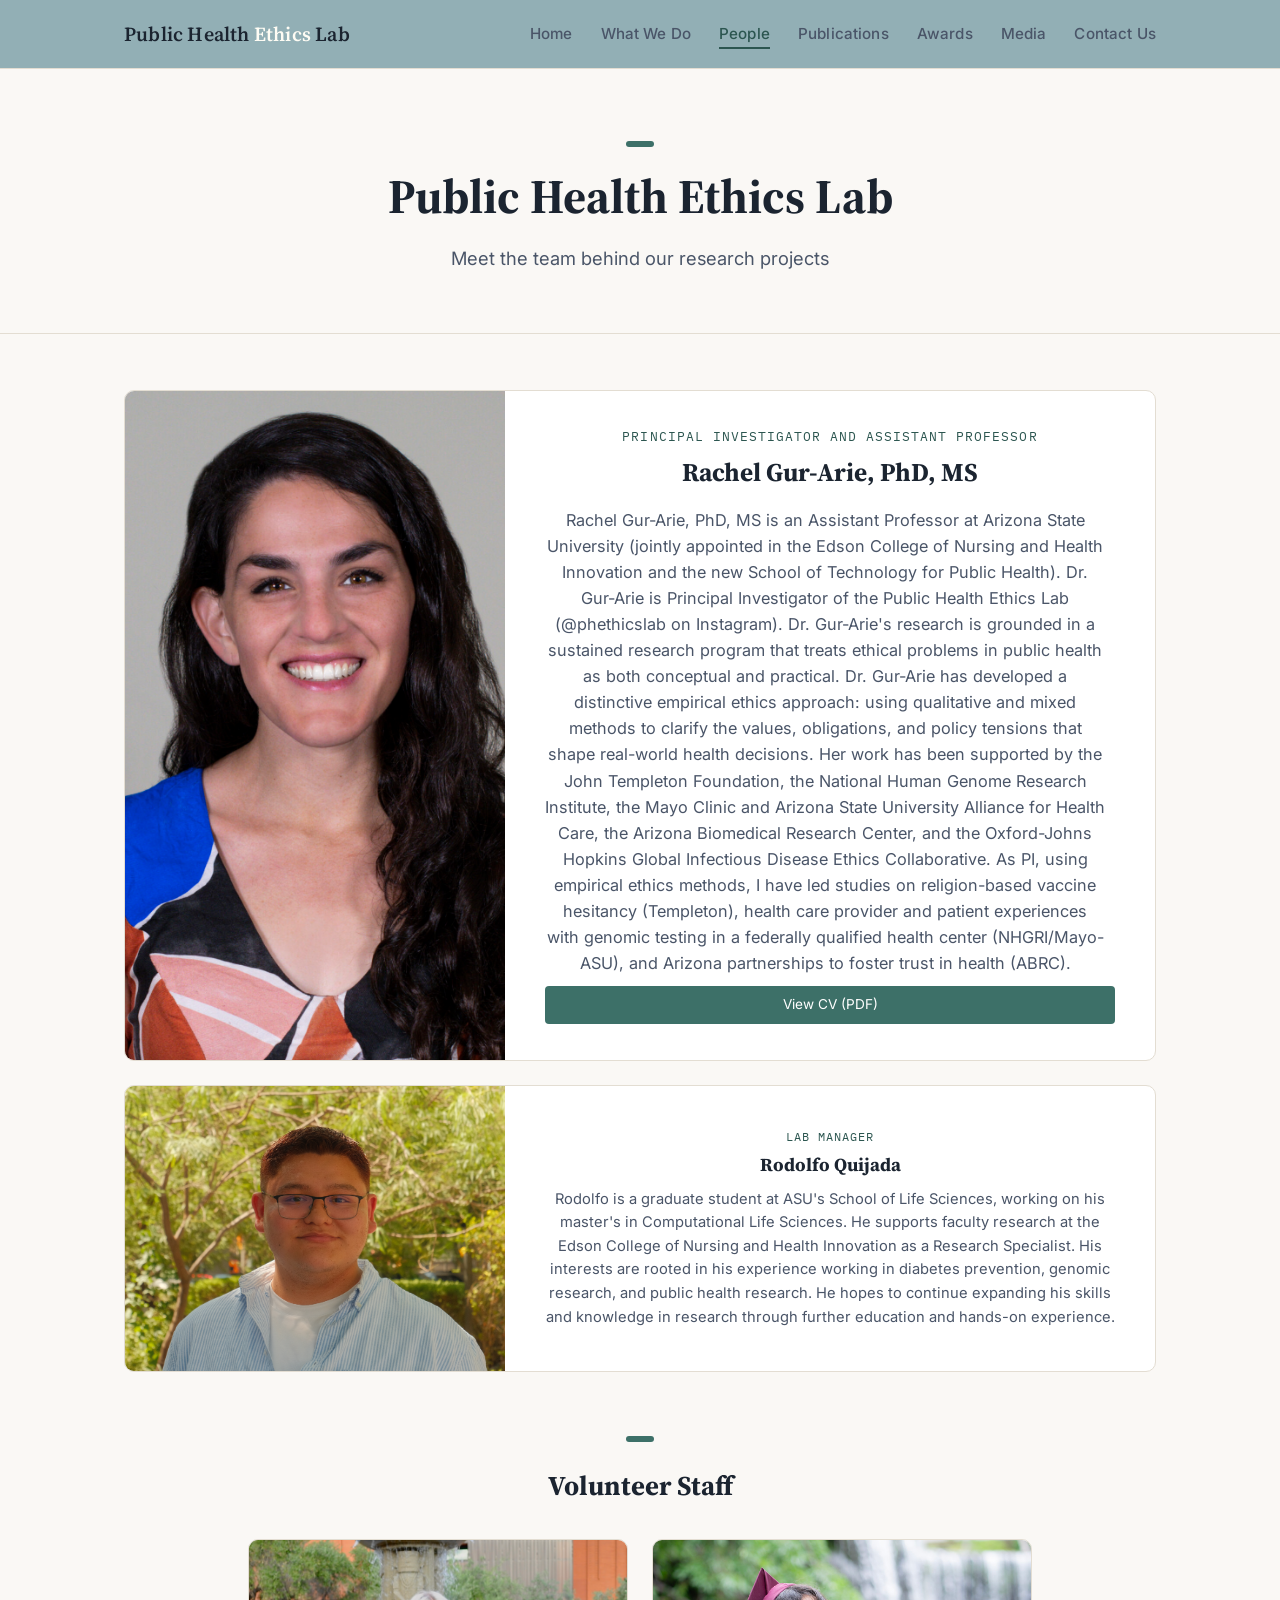
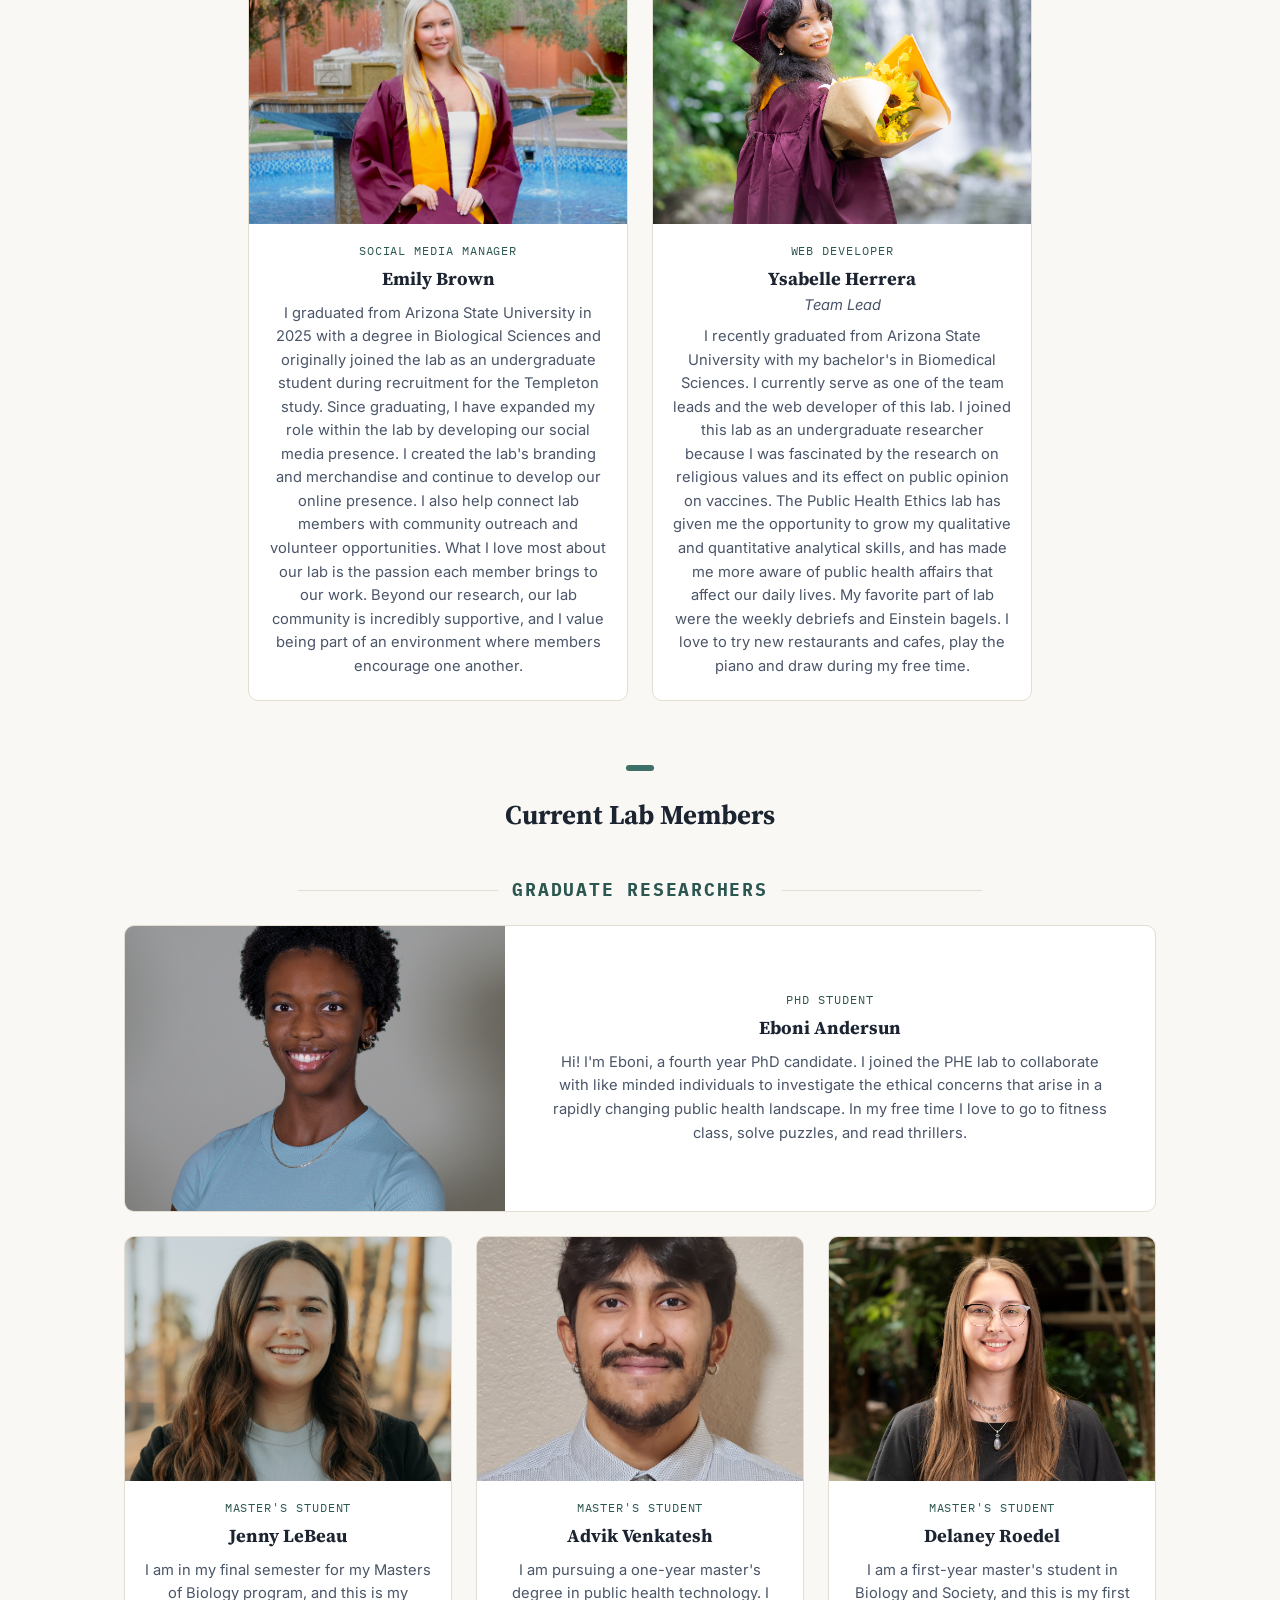
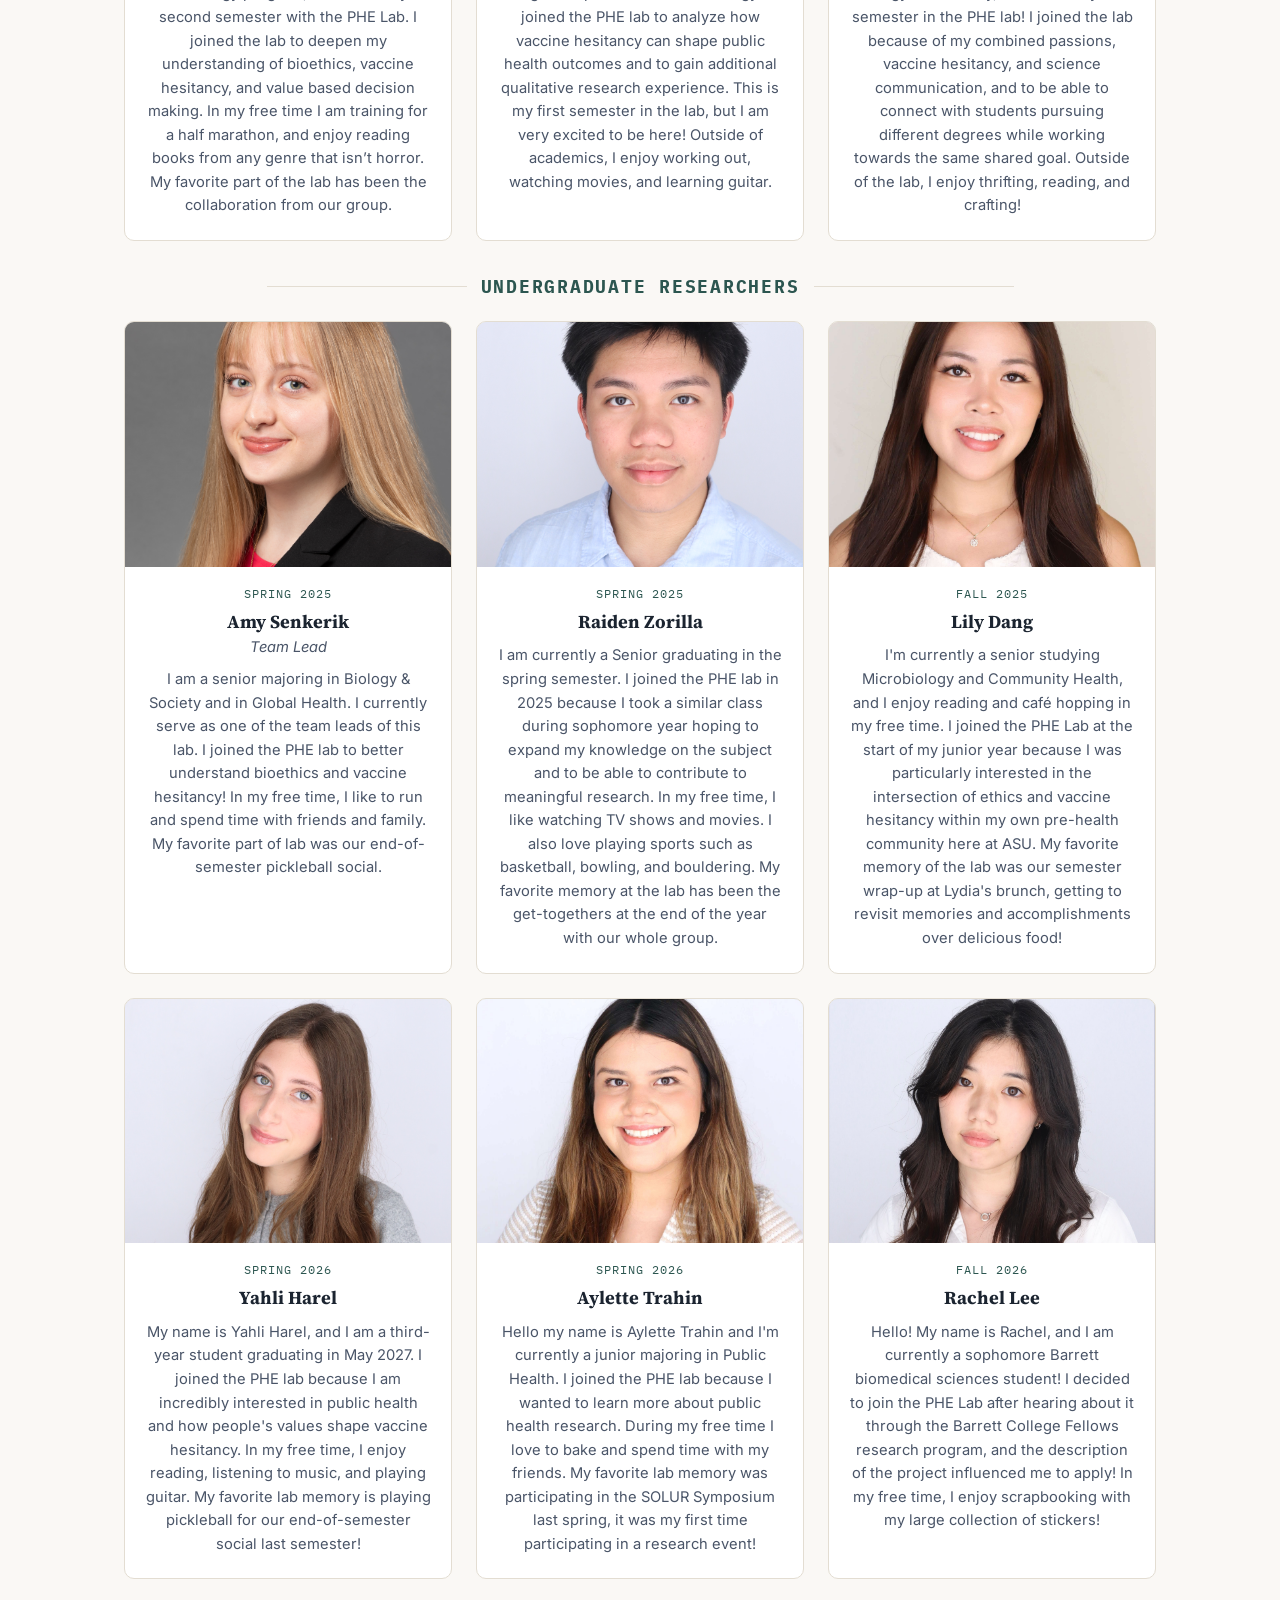
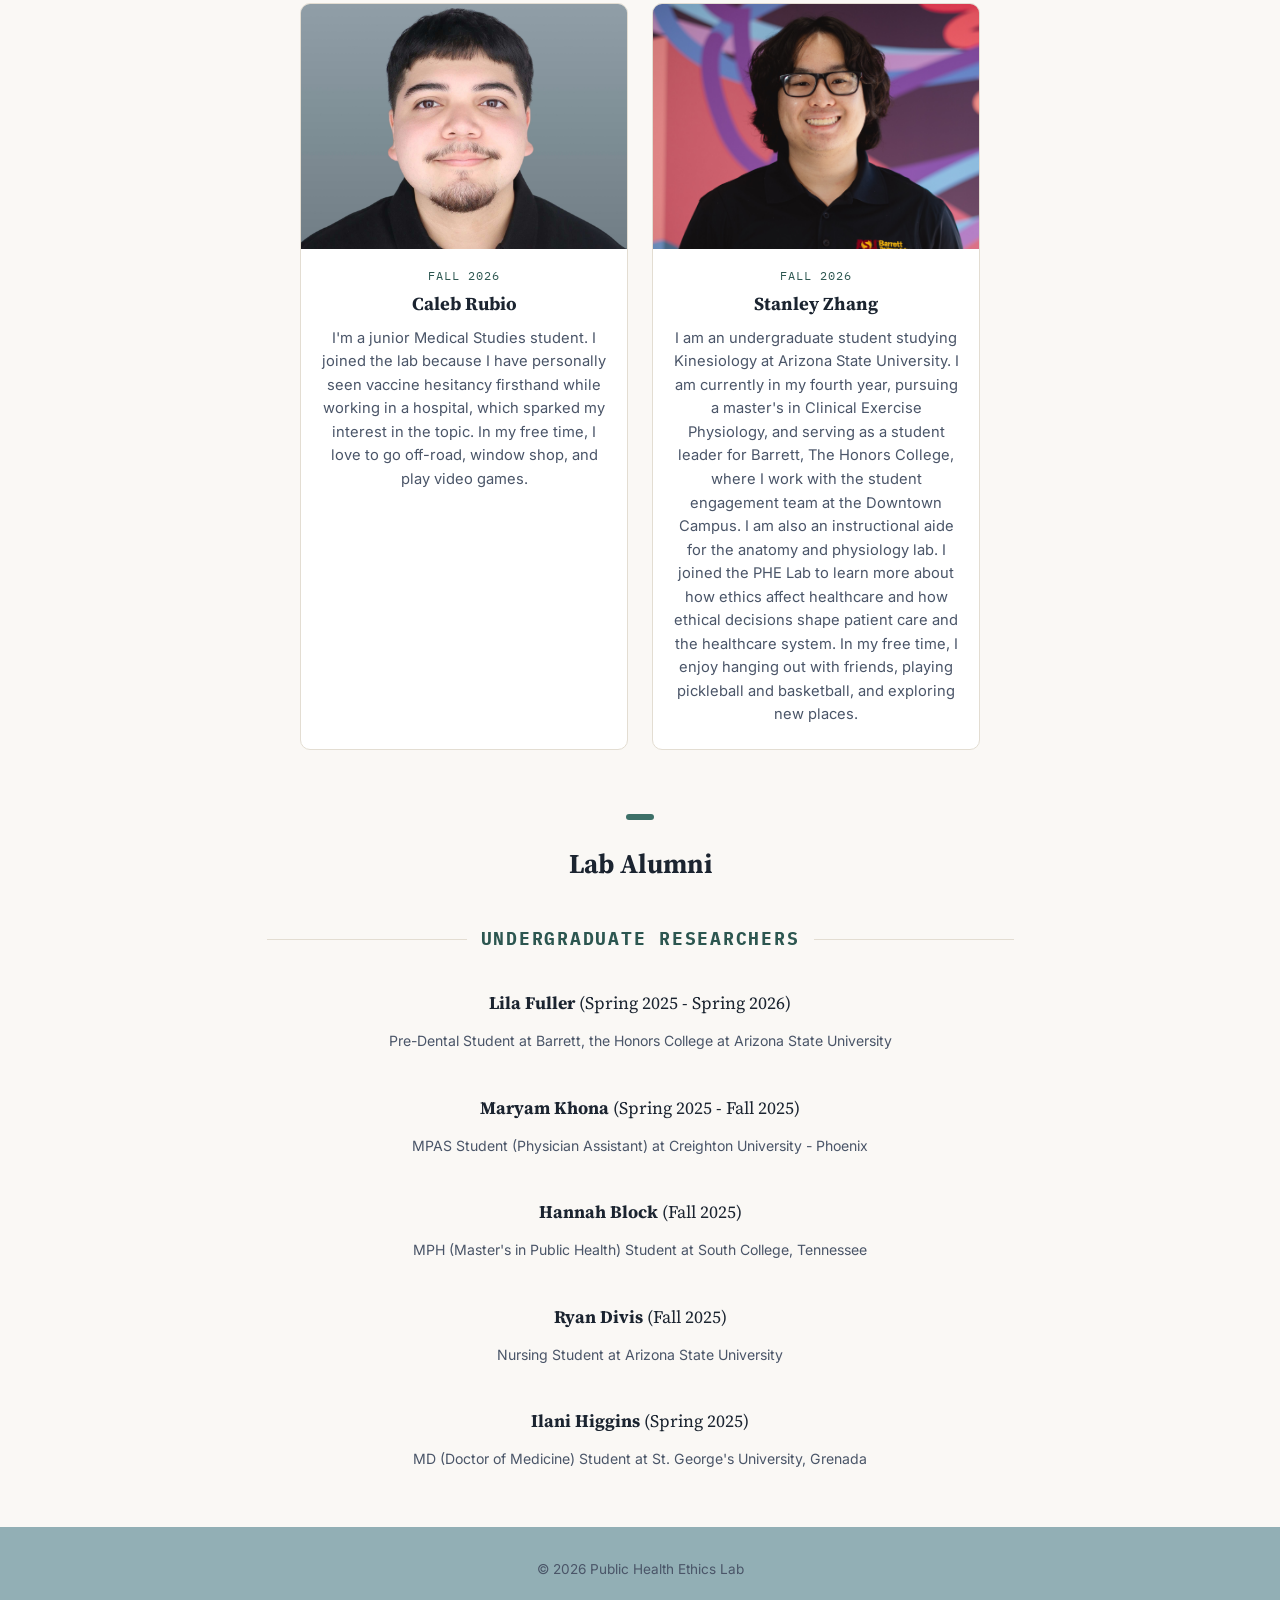
<file: people.html>
<!DOCTYPE html>
<html lang="en">
<head>
  <meta charset="UTF-8" />
  <meta name="viewport" content="width=device-width, initial-scale=1.0" />
  <title>Public Health Ethics Lab</title>
  <link rel="preconnect" href="https://fonts.googleapis.com">
  <link href="https://fonts.googleapis.com/css2?family=Source+Serif+4:wght@500;600;700&family=Inter:wght@400;500;600&family=IBM+Plex+Mono:wght@400;500&display=swap" rel="stylesheet">
  <link rel="stylesheet" href="css/style.css" />
  <link rel="icon" type="images/png" href="images/PHELab Logo Browser Tab.png">
</head>
<body>

  <header class="site-header">
    <div class="wrap">
      <div class="brand">Public Health <span>Ethics</span> Lab</div>
      <nav>
        <ul>
          <li><a href="index.html">Home</a></li>
          <li><a href="what-we-do.html">What We Do</a></li>
          <li><a href="people.html" class="active">People</a></li>
          <li><a href="publications.html">Publications</a></li>
          <li><a href="awards.html">Awards</a></li>          
          <li><a href="media.html">Media</a></li>
          <li><a href="contact.html">Contact Us</a></li>
        </ul>
      </nav>
    </div>
  </header>

  <section class="hero" style="padding-bottom: 32px;">
  <div class="wrap" style="text-align: center;">
      <span class="tab teal"></span>
    <h1 style="max-width: 26ch; margin-left: auto; margin-right: auto;">Public Health Ethics Lab</h1>
    <p class="lede" style="margin-left: auto; margin-right: auto;">
      Meet the team behind our research projects
    </p>
  </div>
</section>

<section class="block">
    <div class="wrap">
      <div class="people-grid">

        <div class="person-card lead">
          <div class="person-photo"><img src="images/Rachel.jpg" alt="Dr. Rachel Gur-Arie" style="width:100%; height:100%; object-fit:cover;"></div>
          <div class="person-body">
            <p class="role">Principal Investigator and Assistant Professor</p>
            <h3>Rachel Gur-Arie, PhD, MS</h3>
            <p class="bio">
              Rachel Gur-Arie, PhD, MS is an Assistant Professor at Arizona State University (jointly appointed in the Edson College of Nursing and Health Innovation and the 
              new School of Technology for Public Health). Dr. Gur-Arie is Principal Investigator of the Public Health Ethics Lab (@phethicslab on Instagram). Dr. Gur-Arie's research 
              is grounded in a sustained research program that treats ethical problems in public health as both conceptual and practical. Dr. Gur-Arie has developed a distinctive empirical 
              ethics approach: using qualitative and mixed methods to clarify the values, obligations, and policy tensions that shape real-world health decisions. Her work has been supported 
              by the John Templeton Foundation, the National Human Genome Research Institute, the Mayo Clinic and Arizona State University Alliance for Health Care, the Arizona Biomedical 
              Research Center, and the Oxford-Johns Hopkins Global Infectious Disease Ethics Collaborative. As PI, using empirical ethics methods, I have led studies on religion-based vaccine 
              hesitancy (Templeton), health care provider and patient experiences with genomic testing in a federally qualified health center (NHGRI/Mayo-ASU), and Arizona partnerships to 
              foster trust in health (ABRC). 
            </p>
            <a href="documents/Gur-Arie Rachel CV 11 2026-1.pdf" target="_blank" rel="noopener" class="pdf-btn">View CV (PDF)</a>
          </div>
        </div>

        <div class="person-card lead-secondary">
  <div class="person-photo"><img src="images/Rodolfo.JPG" alt="Rodolfo Quijada" style="width:100%; height:100%; object-fit:cover; object-position: center 70%"></div>
  <div class="person-body">
    <p class="role">Lab Manager</p>
    <h3>Rodolfo Quijada</h3>
    <p class="bio"> Rodolfo is a graduate student at ASU's School of Life Sciences, working on his master's in Computational Life Sciences. He supports faculty research 
      at the Edson College of Nursing and Health Innovation as a Research Specialist. His interests are rooted in his experience working in diabetes prevention, genomic research, 
      and public health research. He hopes to continue expanding his skills and knowledge in research through further education and hands-on experience.
    </p>
  </div>
</div>

        <div class="wrap" style="grid-column: 1 / -1; text-align: center; padding-top: 40px;">
          <span class="tab teal"></span>
          <h2>Volunteer Staff</h2>
        </div>

<div class="two-col-row">
  <div class="person-card">
    <div class="person-photo"><img src="images/Emily.jpg" alt="Emily Brown" style="width:100%; height:100%; object-fit:cover;"></div>
    <div class="person-body">
      <p class="role">Social Media Manager</p>
      <h3>Emily Brown</h3>
      <p class="bio">I graduated from Arizona State University in 2025 with a degree in Biological Sciences and originally joined the lab as an 
        undergraduate student during recruitment for the Templeton study. Since graduating, I have expanded my role within the lab by developing our
        social media presence. I created the lab's branding and merchandise and continue to develop our online presence. I also help connect lab members 
        with community outreach and volunteer opportunities. What I love most about our lab is the passion each member brings to our work. Beyond our research, 
        our lab community is incredibly supportive, and I value being part of an environment where members encourage one another.
      </p>
    </div>
  </div>

  <div class="person-card">
    <div class="person-photo"><img src="images/Ysabelle.jpg" alt="Ysabelle Herrera" style="width:100%; height:100%; object-fit:cover;"></div>
    <div class="person-body">
      <p class="role">Web Developer</p>
      <h3 style="margin-bottom: 0;">Ysabelle Herrera</h3>
      <p class="bio" style="margin: 0 0 8px; font-style: italic; color: var(--ink-soft);">Team Lead</p>
      <p class="bio">I recently graduated from Arizona State University with my bachelor's in Biomedical Sciences. I currently serve as one of the team leads
        and the web developer of this lab. I joined this lab as an undergraduate researcher because I was fascinated by the research on religious 
        values and its effect on public opinion on vaccines. The Public Health Ethics lab has given me the opportunity to grow 
        my qualitative and quantitative analytical skills, and has made me more aware of public health affairs that affect our daily lives. My favorite part of
        lab were the weekly debriefs and Einstein bagels. I love to try new restaurants and cafes, play the piano and draw during my free time.
      </p>
    </div>
  </div>
</div>

        <div class="wrap" style="grid-column: 1 / -1; text-align: center; padding-top: 40px;">
          <span class="tab teal"></span>
          <h2>Current Lab Members</h2>
        </div>

        <div class="group-divider"><h3>Graduate Researchers</h3></div>

          <div class="person-card lead-secondary">
            <div class="person-photo"><img src="images/Eboni.jpeg" alt="Eboni Andersun" style="width:100%; height:100%; object-fit:cover; object-position: center 40%"></div>
            <div class="person-body">
              <p class="role">PhD Student</p>
              <h3>Eboni Andersun</h3>
              <p class="bio">Hi! I'm Eboni, a fourth year PhD candidate. I joined the PHE lab to collaborate with like minded individuals to investigate the ethical concerns 
                that arise in a rapidly changing public health landscape. In my free time I love to go to fitness class, solve puzzles, and read thrillers.</p>
            </div>
          </div>

          <div class="person-card">
            <div class="person-photo"><img src="images/Jenny Headshot.JPG" alt="Jenny Lebeau" style="width:100%; height:100%; object-fit:cover; object-position: center 30%"></div>
            <div class="person-body">
              <p class="role">Master's Student</p>
              <h3>Jenny LeBeau</h3>
            <p class="bio">I am in my final semester for my Masters of Biology program, and this is my second semester with the PHE Lab. I joined the lab to deepen my understanding 
              of bioethics, vaccine hesitancy, and value based decision making. In my free time I am training for a half marathon, and enjoy reading books from any genre that isn’t 
              horror. My favorite part of the lab has been the collaboration from our group.</p>
          </div>
      </div>

          <div class="person-card">
            <div class="person-photo"><img src="images/Advik.jpg" alt="Advik Venkatesh" style="width:100%; height:100%; object-fit:cover; object-position: center 40%"></div>
            <div class="person-body">
              <p class="role">Master's Student</p>
              <h3>Advik Venkatesh</h3>
            <p class="bio">I am pursuing a one-year master's degree in public health technology. I joined the PHE lab to analyze how vaccine hesitancy can shape public health 
              outcomes and to gain additional qualitative research experience. This is my first semester in the lab, but I am very excited to be here! Outside of academics, I 
              enjoy working out, watching movies, and learning guitar.</p>
          </div>
      </div>

          <div class="person-card">
            <div class="person-photo" style="overflow: hidden;"><img src="images/Delaney.jpeg" alt="Delaney Roedel" style="width:100%; height:100%; object-fit:cover; object-position: center 80%; transform: scale(1.5) translateX(-3%); transform-origin: center 70%;"></div>
            <div class="person-body">
              <p class="role">Master's Student</p>
              <h3>Delaney Roedel</h3>
            <p class="bio">I am a first-year master's student in Biology and Society, and this is my first semester in the PHE lab! I joined the lab because of my 
              combined passions, vaccine hesitancy, and science communication, and to be able to connect with students pursuing different degrees while working 
              towards the same shared goal. Outside of the lab, I enjoy thrifting, reading, and crafting!</p>
          </div>
      </div>

  
        <div class="group-divider"><h3>Undergraduate Researchers</h3></div>
        
        <div class="person-card">
          <div class="person-photo"><img src="images/Amy.jpg" alt="Amy Senkerik" style="width:100%; height:100%; object-fit:cover;"></div>
          <div class="person-body">
            <p class="role">Spring 2025</p>
            <h3 style="margin-bottom: 0;">Amy Senkerik</h3>
            <p class="bio" style="margin: 0 0 8px; font-style: italic; color: var(--ink-soft);">Team Lead</p>
            <p class="bio">I am a senior majoring in Biology & Society and in Global Health. I currently serve as one of the team leads of this lab. 
              I joined the PHE lab to better understand bioethics and vaccine hesitancy! In my free time, I like to run and spend time with friends and family. 
              My favorite part of lab was our end-of-semester pickleball social.</p>
          </div>
        </div>

        <div class="person-card">
          <div class="person-photo"><img src="images/Raiden.jpg" alt="Raiden Zorilla" style="width:100%; height:100%; object-fit:cover; object-position: center 60%"></div>
          <div class="person-body">
            <p class="role">Spring 2025</p>
            <h3>Raiden Zorilla</h3>
            <p class="bio">I am currently a Senior graduating in the spring semester. I joined the PHE lab in 2025 because I took a similar class during sophomore year hoping to expand my
              knowledge on the subject and to be able to contribute to meaningful research. In my free time, I like watching TV shows and movies. I also love playing sports such as basketball,
              bowling, and bouldering. My favorite memory at the lab has been the get-togethers at the end of the year with our whole group.
            </p>
          </div>
        </div>

        <div class="person-card">
          <div class="person-photo"><img src="images/Lily (Minh).jpg" alt="Lily Dang" style="width:100%; height:100%; object-fit:cover; object-position: center 40%"></div>
          <div class="person-body">
            <p class="role">Fall 2025</p>
            <h3>Lily Dang</h3>
            <p class="bio">I'm currently a senior studying Microbiology and Community Health, and I enjoy reading and café hopping in my free time. I joined the PHE Lab at the 
              start of my junior year because I was particularly interested in the intersection of ethics and vaccine hesitancy within my own pre-health community here at ASU. 
              My favorite memory of the lab was our semester wrap-up at Lydia's brunch, getting to revisit memories and accomplishments over delicious food!</p>
          </div>
        </div>

        <div class="person-card">
          <div class="person-photo"><img src="images/Yahli.jpeg" alt="Yahli Harel" style="width:100%; height:100%; object-fit:cover; object-position: center 40%"></div>
          <div class="person-body">
            <p class="role">Spring 2026</p>
            <h3>Yahli Harel</h3>
            <p class="bio">My name is Yahli Harel, and I am a third-year student graduating in May 2027. I joined the PHE lab because I am incredibly interested in public health and how people's 
              values shape vaccine hesitancy. In my free time, I enjoy reading, listening to music, and playing guitar. My favorite lab memory is playing pickleball for our end-of-semester social 
              last semester! </p>
          </div>
        </div>

        <div class="person-card">
          <div class="person-photo"><img src="images/Aylette.jpg" alt="Aylette Trahin" style="width:100%; height:100%; object-fit:cover; object-position: center 40%"></div>
          <div class="person-body">
            <p class="role">Spring 2026</p>
            <h3>Aylette Trahin</h3>
            <p class="bio">Hello my name is Aylette Trahin and I'm currently a junior majoring in Public Health. I joined the PHE lab because I wanted to learn more about public health
              research. During my free time I love to bake and spend time with my friends.  My favorite lab memory was participating in the SOLUR Symposium last spring, it was my first 
              time participating in a research event!</p>
          </div>
        </div>

        <div class="person-card">
          <div class="person-photo"><img src="images/Rachel Lee.jpg" alt="Rachel Lee" style="width:100%; height:100%; object-fit:cover; object-position: center 60%"></div>
          <div class="person-body">
            <p class="role">Fall 2026</p>
            <h3>Rachel Lee</h3>
            <p class="bio">Hello! My name is Rachel, and I am currently a sophomore Barrett biomedical sciences student! I decided to join the PHE Lab after hearing about it through the 
              Barrett College Fellows research program, and the description of the project influenced me to apply! In my free time, I enjoy scrapbooking with my large collection of stickers!</p>
          </div>
        </div>

        <div class="two-col-row narrow">
          
        <div class="person-card">
          <div class="person-photo"><img src="images/Caleb.jpg" alt="Caleb Rubio" style="width:100%; height:100%; object-fit:cover"></div>
          <div class="person-body">
            <p class="role">Fall 2026</p>
            <h3>Caleb Rubio</h3>
            <p class="bio">I'm a junior Medical Studies student. I joined the lab because I have personally seen vaccine hesitancy firsthand while working in a hospital, which sparked my interest 
            in the topic. In my free time, I love to go off-road, window shop, and play video games. </p>
          </div>
        </div>

        <div class="person-card">
            <div class="person-photo"><img src="images/Stanley.jpg" alt="Stanley Zhang" style="width:100%; height:100%; object-fit:cover; object-position: center 30%"></div>
          <div class="person-body">
            <p class="role">Fall 2026</p>
            <h3>Stanley Zhang</h3>
            <p class="bio">I am an undergraduate student studying Kinesiology at Arizona State University. I am currently in my fourth year, pursuing a master's in Clinical Exercise Physiology, 
              and serving as a student leader for Barrett, The Honors College, where I work with the student engagement team at the Downtown Campus. I am also an instructional aide for the anatomy 
              and physiology lab. I joined the PHE Lab to learn more about how ethics affect healthcare and how ethical decisions shape patient care and the healthcare system. In my free time, I 
              enjoy hanging out with friends, playing pickleball and basketball, and exploring new places.</p>
          </div>
        </div>
      </div>
        
        <div class="wrap" style="grid-column: 1 / -1; text-align: center; padding-top: 40px;">
          <span class="tab teal"></span>
          <h2>Lab Alumni</h2>
        </div>
      
        <div class="group-divider">
          <h3>Undergraduate Researchers</h3>
        </div>

        <p class="alumni-list">
          <b>Lila Fuller</b> (Spring 2025 - Spring 2026)
        </p>
        <p class="alumni-desc">
            Pre-Dental Student at Barrett, the Honors College at Arizona State University
        </p>

        <p class="alumni-list">
          <b>Maryam Khona</b> (Spring 2025 - Fall 2025)
        </p>
        <p class="alumni-desc">
            MPAS Student (Physician Assistant) at Creighton University - Phoenix
        </p>

        <p class="alumni-list">
          <b>Hannah Block</b> (Fall 2025)
        </p>
        <p class="alumni-desc">
            MPH (Master's in Public Health) Student at South College, Tennessee
        </p>

        <p class="alumni-list">
          <b>Ryan Divis</b> (Fall 2025)
        </p>
        <p class="alumni-desc">
            Nursing Student at Arizona State University
        </p>

        <p class="alumni-list">
          <b>Ilani Higgins</b> (Spring 2025)
        </p>
        <p class="alumni-desc">
            MD (Doctor of Medicine) Student at St. George's University, Grenada
        </p>

      </div>
    </div>
  </section>

<footer>
  <div class="wrap">
    <span>&copy; 2026 Public Health Ethics Lab</span>
  </div>
</footer>

</body>
</html>
</file>
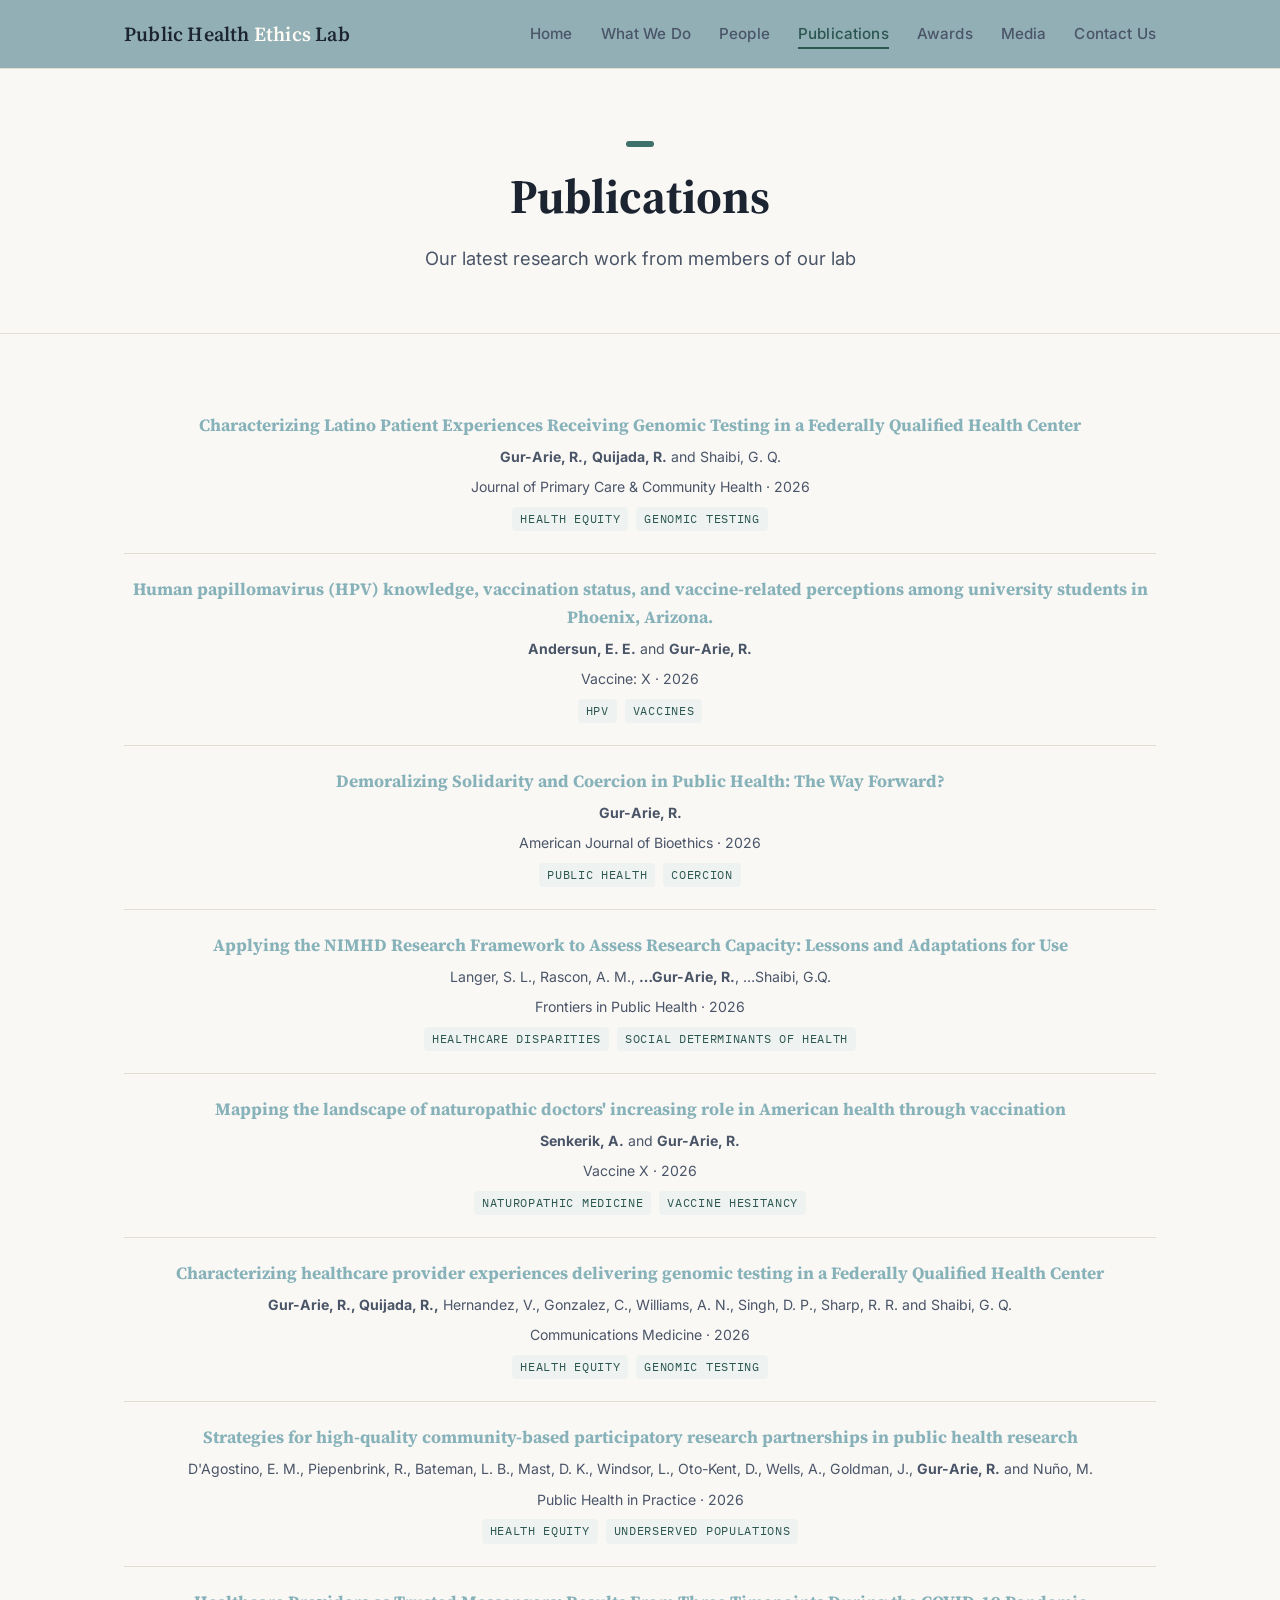
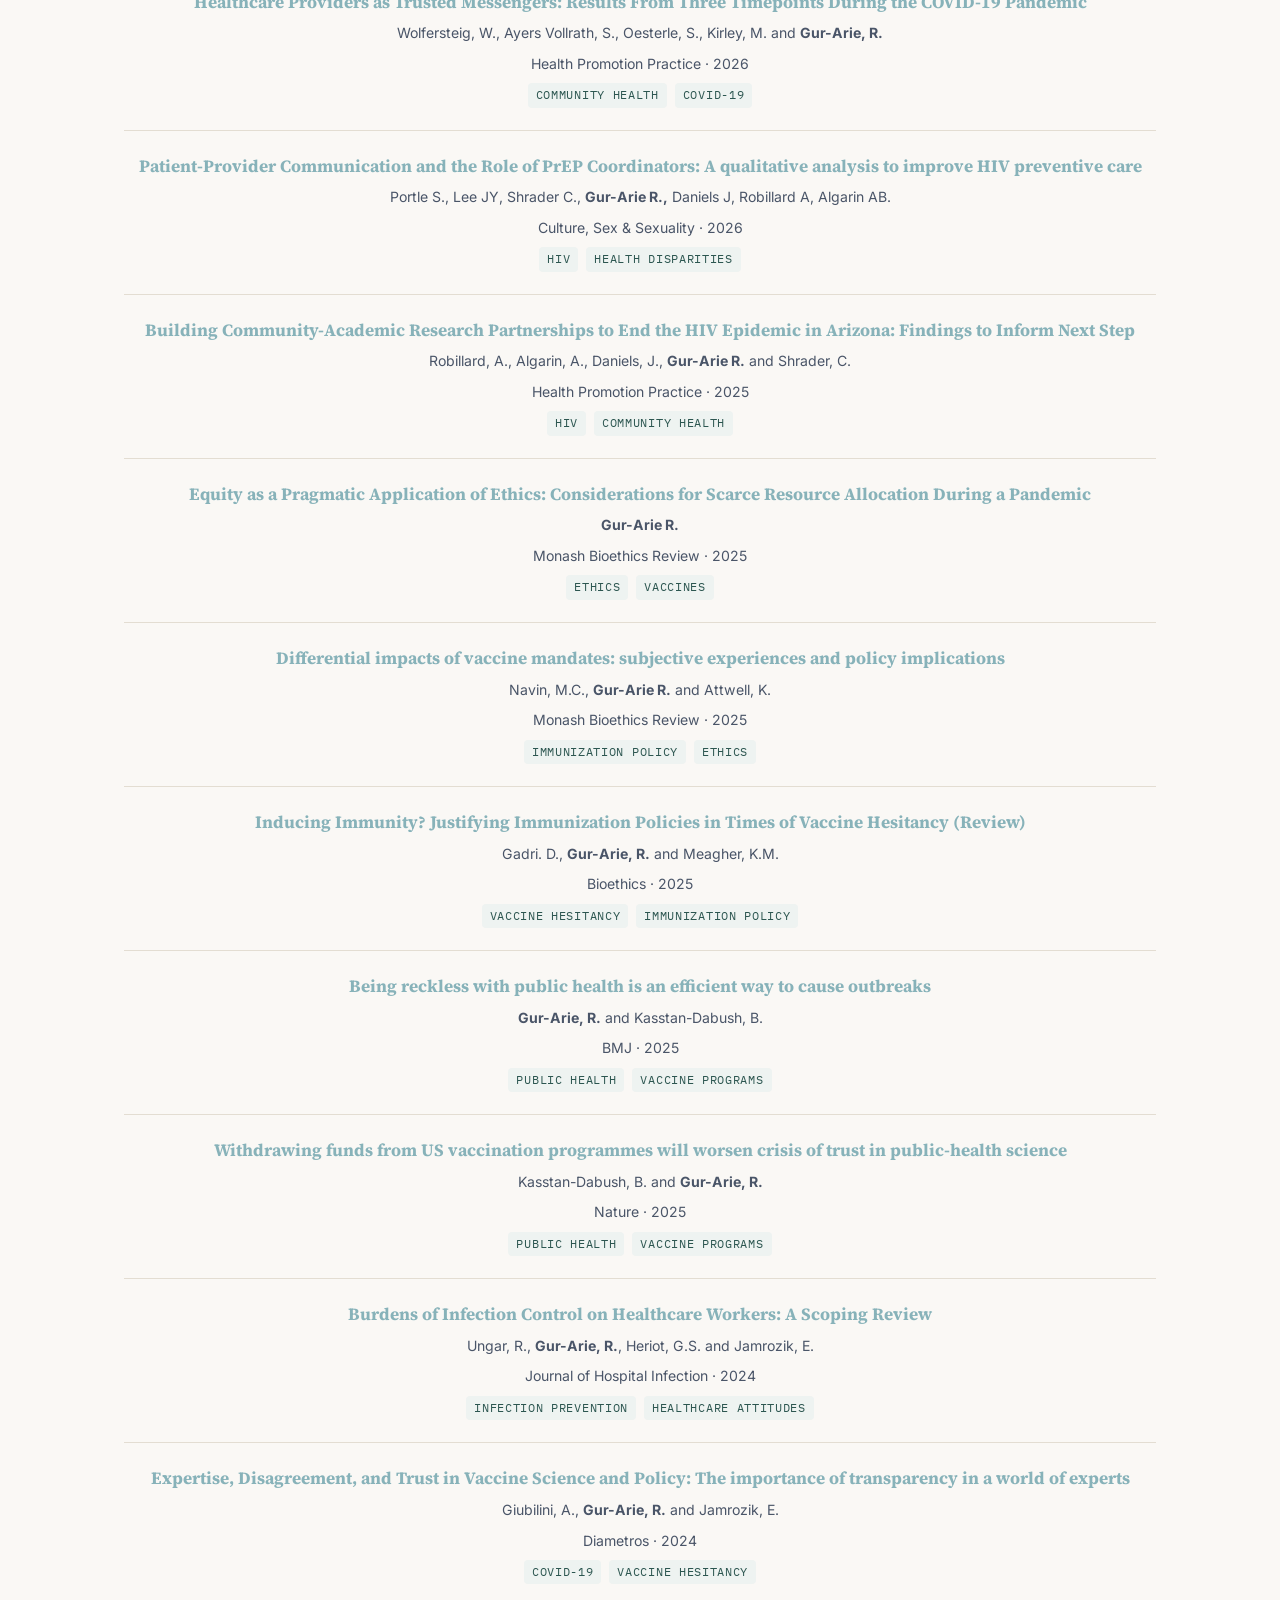
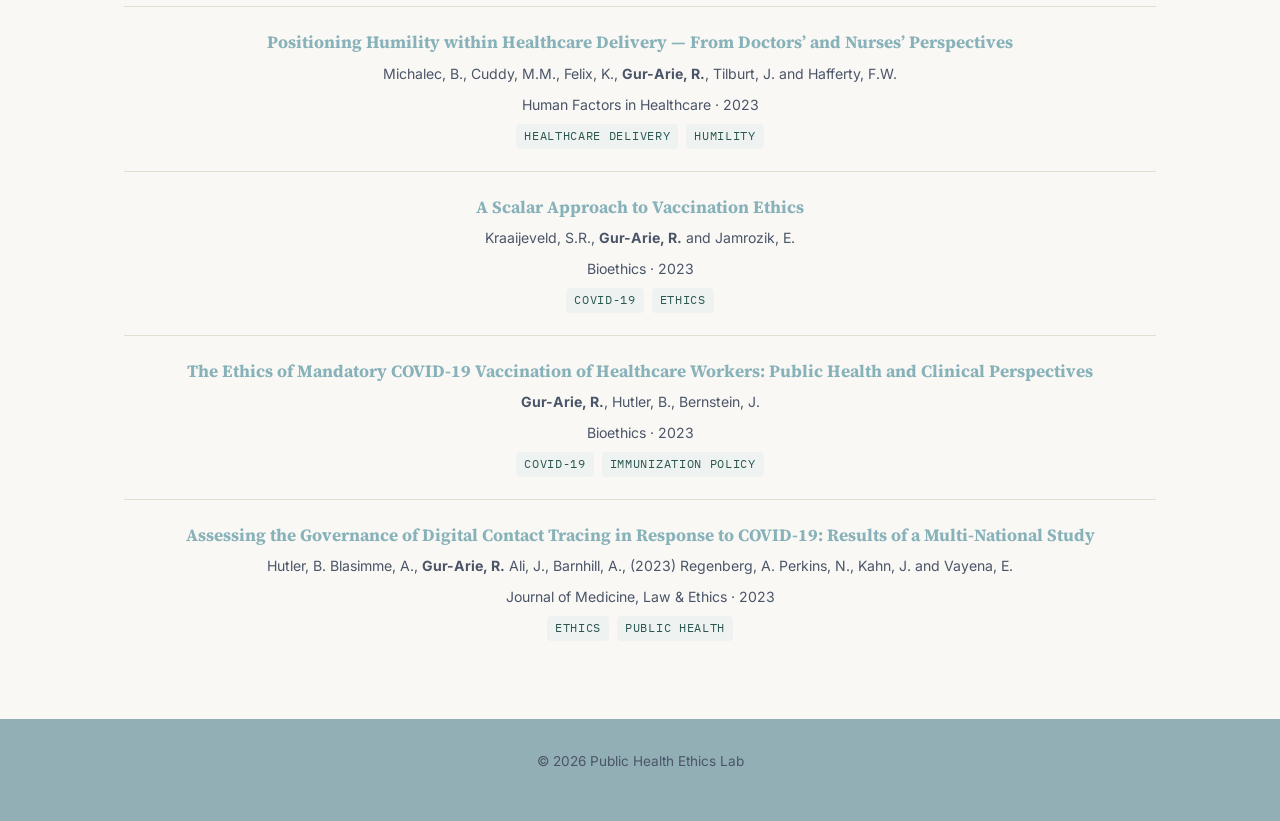
<file: publications.html>
<!DOCTYPE html>
<html lang="en">
<head>
  <meta charset="UTF-8" />
  <meta name="viewport" content="width=device-width, initial-scale=1.0" />
  <title>Public Health Ethics Lab</title>
  <link rel="preconnect" href="https://fonts.googleapis.com">
  <link href="https://fonts.googleapis.com/css2?family=Source+Serif+4:wght@500;600;700&family=Inter:wght@400;500;600&family=IBM+Plex+Mono:wght@400;500&display=swap" rel="stylesheet">
  <link rel="stylesheet" href="css/style.css" />
  <link rel="icon" type="images/png" href="images/PHELab Logo Browser Tab.png">
</head>
<body>

  <header class="site-header">
    <div class="wrap">
      <div class="brand">Public Health <span>Ethics</span> Lab</div>
      <nav>
        <ul>
          <li><a href="index.html">Home</a></li>
          <li><a href="what-we-do.html">What We Do</a></li>
          <li><a href="people.html">People</a></li>
          <li><a href="publications.html" class="active">Publications</a></li>
          <li><a href="awards.html">Awards</a></li>
          <li><a href="media.html">Media</a></li>
          <li><a href="contact.html">Contact Us</a></li>
        </ul>
      </nav>
    </div>
  </header>

  <section class="hero" style="padding-bottom: 32px;">
  <div class="wrap" style="text-align: center;">
      <span class="tab teal"></span>
    <h1 style="max-width: 25ch; margin-left: auto; margin-right: auto;">Publications</h1>
    <p class="lede" style="margin-left: auto; margin-right: auto;">
      Our latest research work from members of our lab
    </p>
  </div>
</section>

  <section class="block">
    <div class="wrap">
      <ul class="pub-list">

        <li class="pub-item">
          <div>
            <p class="pub-title"><a href="https://doi.org/10.1177/21501319261506834" 
              target="_blank" rel="noopener" style="color: #87b2b9; font-weight: bold;"
              >Characterizing Latino Patient Experiences Receiving Genomic Testing in a Federally Qualified Health Center</a></p>
            <p class="pub-meta"><b>Gur-Arie, R.,</b> <b>Quijada, R.</b> and Shaibi, G. Q.</p>
            <p class="pub-meta">Journal of Primary Care & Community Health &middot; 2026</p>

            <div class="pub-tags">
              <span class="pub-tag">Health Equity</span>
              <span class="pub-tag">Genomic Testing</span>
            </div>
          </div>
        </li>

        <li class="pub-item">
          <div>
            <p class="pub-title"><a href="https://doi.org/10.1016/j.jvacx.2026.100935"
              target="_blank" rel="noopener" style="color: #87b2b9; font-weight: bold;"
              >Human papillomavirus (HPV) knowledge, vaccination status, and vaccine-related perceptions among university students in Phoenix, Arizona.</a></p>
            <p class="pub-meta"><b>Andersun, E. E.</b> and <b>Gur-Arie, R.</b></p>
            <p class="pub-meta">Vaccine: X &middot; 2026</p>

            <div class="pub-tags">
              <span class="pub-tag">HPV</span>
              <span class="pub-tag">Vaccines</span>
            </div>
          </div>
        </li>

        <li class="pub-item">
          <div>
            <p class="pub-title"><a href="https://doi.org/10.1080/15265161.2026.2741320" 
              target="_blank" rel="noopener" style="color: #87b2b9; font-weight: bold;"
              >Demoralizing Solidarity and Coercion in Public Health: The Way Forward?</a></p>
            <p class="pub-meta"><b>Gur-Arie, R.</b></p>
            <p class="pub-meta">American Journal of Bioethics &middot; 2026</p>

            <div class="pub-tags">
              <span class="pub-tag">Public Health</span>
              <span class="pub-tag">Coercion</span>
            </div>
          </div>
        </li>

        <li class="pub-item">
          <div>
            <p class="pub-title"><a href="https://doi.org/10.3389/fpubh.2026.1899861" 
              target="_blank" rel="noopener" style="color: #87b2b9; font-weight: bold;"
              >Applying the NIMHD Research Framework to Assess Research Capacity: Lessons and Adaptations for Use</a></p>
            <p class="pub-meta">Langer, S. L., Rascon, A. M., <b>…Gur-Arie, R.</b>, …Shaibi, G.Q.</p>
            <p class="pub-meta">Frontiers in Public Health &middot; 2026</p>

            <div class="pub-tags">
              <span class="pub-tag">Healthcare Disparities</span>
              <span class="pub-tag">Social Determinants of Health</span>
            </div>
          </div>
        </li>

        <li class="pub-item">
          <div>
            <p class="pub-title"><a href="https://doi.org/10.1016/j.jvacx.2026.100837" 
              target="_blank" rel="noopener" style="color: #87b2b9; font-weight: bold;"
              >Mapping the landscape of naturopathic doctors' increasing role in American health through vaccination</a></p>
            <p class="pub-meta"><b>Senkerik, A.</b> and <b>Gur-Arie, R.</b></p>
            <p class="pub-meta">Vaccine X &middot; 2026</p>

            <div class="pub-tags">
              <span class="pub-tag">Naturopathic Medicine</span>
              <span class="pub-tag">Vaccine Hesitancy</span>
            </div>
          </div>
        </li>

        <li class="pub-item">
          <div>
            <p class="pub-title"><a href="https://doi.org/10.1038/s43856-026-01579-6"
              target="_blank" rel="noopener" style="color: #87b2b9; font-weight: bold;"
              >Characterizing healthcare provider experiences delivering genomic testing in a Federally Qualified Health Center</a></p>
            <p class="pub-meta"><b>Gur-Arie, R., Quijada, R.,</b> Hernandez, V., Gonzalez, C., Williams, A. N., Singh, D. P., Sharp, R. R. and Shaibi, G. Q.</p>
            <p class="pub-meta">Communications Medicine &middot; 2026</p>

            <div class="pub-tags">
              <span class="pub-tag">Health Equity</span>
              <span class="pub-tag">Genomic Testing</span>
            </div>
          </div>
        </li>

        <li class="pub-item">
          <div>
            <p class="pub-title"><a href="https://doi.org/10.1016/j.puhip.2026.100787"
              target="_blank" rel="noopener" style="color: #87b2b9; font-weight: bold;"
              >Strategies for high-quality community-based participatory research partnerships in public health research</a></p>
            <p class="pub-meta">D'Agostino, E. M., Piepenbrink, R., Bateman, L. B., Mast, D. K., Windsor, L., Oto-Kent, D., Wells, A., Goldman, J., <b>Gur-Arie, R.</b> and Nuño, M.</p>
            <p class="pub-meta">Public Health in Practice &middot; 2026</p>

            <div class="pub-tags">
              <span class="pub-tag">Health Equity</span>
              <span class="pub-tag">Underserved Populations</span>
            </div>
          </div>
        </li>

        <li class="pub-item">
          <div>
            <p class="pub-title"><a href="https://doi.org/10.1177/15248399261425990"
              target="_blank" rel="noopener" style="color: #87b2b9; font-weight: bold;"
              >Healthcare Providers as Trusted Messengers: Results From Three Timepoints During the COVID-19 Pandemic</a></p>
            <p class="pub-meta">Wolfersteig, W., Ayers Vollrath, S., Oesterle, S., Kirley, M. and <b>Gur-Arie, R.</b></p>
            <p class="pub-meta">Health Promotion Practice &middot; 2026</p>

            <div class="pub-tags">
              <span class="pub-tag">Community Health</span>
              <span class="pub-tag">COVID-19</span>
            </div>
          </div>
        </li>

        <li class="pub-item">
          <div>
            <p class="pub-title"><a href="https://doi.org/10.1080/13691058.2026.2627459"
              target="_blank" rel="noopener" style="color: #87b2b9; font-weight: bold;"
              >Patient-Provider Communication and the Role of PrEP Coordinators: A qualitative analysis to improve HIV preventive care</a></p>
            <p class="pub-meta">Portle S., Lee JY, Shrader C., <b>Gur-Arie R.,</b> Daniels J, Robillard A, Algarin AB.</p>
            <p class="pub-meta">Culture, Sex & Sexuality &middot; 2026</p>

            <div class="pub-tags">
              <span class="pub-tag">HIV</span>
              <span class="pub-tag">Health Disparities</span>
            </div>
          </div>
        </li>

        <li class="pub-item">
          <div>
            <p class="pub-title"><a href="https://doi.org/10.1177/15248399251368295"
              target="_blank" rel="noopener" style="color: #87b2b9; font-weight: bold;"
              >Building Community-Academic Research Partnerships to End the HIV Epidemic in Arizona: Findings to Inform Next Step</a></p>
            <p class="pub-meta">Robillard, A., Algarin, A., Daniels, J., <b>Gur-Arie R.</b> and Shrader, C.</p>
            <p class="pub-meta">Health Promotion Practice &middot; 2025</p>

            <div class="pub-tags">
              <span class="pub-tag">HIV</span>
              <span class="pub-tag">Community Health</span>
            </div>
          </div>
        </li>

        <li class="pub-item">
          <div>
            <p class="pub-title"><a href="https://doi.org/10.2105/AJPH.2025.308172"
              target="_blank" rel="noopener" style="color: #87b2b9; font-weight: bold;"
              >Equity as a Pragmatic Application of Ethics: Considerations for Scarce Resource Allocation During a Pandemic</a></p>
            <p class="pub-meta"><b>Gur-Arie R.</b></p>
            <p class="pub-meta">Monash Bioethics Review &middot; 2025</p>

            <div class="pub-tags">
              <span class="pub-tag">Ethics</span>
              <span class="pub-tag">Vaccines</span>
            </div>
          </div>
        </li>

        <li class="pub-item">
          <div>
            <p class="pub-title"><a href="https://pubmed.ncbi.nlm.nih.gov/40153228/"
              target="_blank" rel="noopener" style="color: #87b2b9; font-weight: bold;"
              >Differential impacts of vaccine mandates: subjective experiences and policy implications</a></p>
            <p class="pub-meta">Navin, M.C., <b>Gur-Arie R.</b> and Attwell, K.</p>
            <p class="pub-meta">Monash Bioethics Review &middot; 2025</p>

            <div class="pub-tags">
              <span class="pub-tag">Immunization Policy</span>
              <span class="pub-tag">Ethics</span>
            </div>
          </div>
        </li>

        <li class="pub-item">
          <div>
            <p class="pub-title"><a
              target="_blank" rel="noopener" style="color: #87b2b9; font-weight: bold;"
              >Inducing Immunity? Justifying Immunization Policies in Times of Vaccine Hesitancy (Review)</a></p>
            <p class="pub-meta">Gadri. D., <b>Gur-Arie, R.</b> and Meagher, K.M.</p>
            <p class="pub-meta">Bioethics &middot; 2025</p>

            <div class="pub-tags">
              <span class="pub-tag">Vaccine Hesitancy</span>
              <span class="pub-tag">Immunization Policy</span>
            </div>
          </div>
        </li>

        <li class="pub-item">
          <div>
            <p class="pub-title"><a href="https://doi.org/10.1136/bmj.r455"
              target="_blank" rel="noopener" style="color: #87b2b9; font-weight: bold;"
              >Being reckless with public health is an efficient way to cause outbreaks</a></p>
            <p class="pub-meta"><b>Gur-Arie, R.</b> and Kasstan-Dabush, B.</p>
            <p class="pub-meta">BMJ &middot; 2025</p>

            <div class="pub-tags">
              <span class="pub-tag">Public Health</span>
              <span class="pub-tag">Vaccine Programs</span>
            </div>
          </div>
        </li>

        <li class="pub-item">
          <div>
            <p class="pub-title"><a href="https://doi.org/10.1038/d41586-025-00253-6"
              target="_blank" rel="noopener" style="color: #87b2b9; font-weight: bold;"
              >Withdrawing funds from US vaccination programmes will worsen crisis of trust in public-health science</a></p>
            <p class="pub-meta">Kasstan-Dabush, B. and <b>Gur-Arie, R.</b></p>
            <p class="pub-meta">Nature &middot; 2025</p>

            <div class="pub-tags">
              <span class="pub-tag">Public Health</span>
              <span class="pub-tag">Vaccine Programs</span>
            </div>
          </div>
        </li>

        <li class="pub-item">
          <div>
            <p class="pub-title"><a href="https://doi.org/10.1016/j.jhin.2023.12.003"
              target="_blank" rel="noopener" style="color: #87b2b9; font-weight: bold;"
              >Burdens of Infection Control on Healthcare Workers: A Scoping Review</a></p>
            <p class="pub-meta">Ungar, R., <b>Gur-Arie, R.</b>, Heriot, G.S. and Jamrozik, E.</p>
            <p class="pub-meta">Journal of Hospital Infection &middot; 2024</p>

            <div class="pub-tags">
              <span class="pub-tag">Infection Prevention</span>
              <span class="pub-tag">Healthcare Attitudes</span>
            </div>
          </div>
        </li>

        <li class="pub-item">
          <div>
            <p class="pub-title"><a href="https://pmc.ncbi.nlm.nih.gov/articles/PMC7616594/"
              target="_blank" rel="noopener" style="color: #87b2b9; font-weight: bold;"
              >Expertise, Disagreement, and Trust in Vaccine Science and Policy: The importance of transparency in a world of experts</a></p>
            <p class="pub-meta">Giubilini, A., <b>Gur-Arie, R.</b> and Jamrozik, E.</p>
            <p class="pub-meta">Diametros &middot; 2024</p>

            <div class="pub-tags">
              <span class="pub-tag">COVID-19</span>
              <span class="pub-tag">Vaccine Hesitancy</span>
            </div>
          </div>
        </li>

        <li class="pub-item">
          <div>
            <p class="pub-title"><a href="https://doi.org/10.1016/j.hfh.2023.100061"
              target="_blank" rel="noopener" style="color: #87b2b9; font-weight: bold;"
              >Positioning Humility within Healthcare Delivery &mdash; From Doctors’ and Nurses’ Perspectives</a></p>
            <p class="pub-meta">Michalec, B., Cuddy, M.M., Felix, K., <b>Gur-Arie, R.</b>, Tilburt, J. and Hafferty, F.W.</p>
            <p class="pub-meta">Human Factors in Healthcare &middot; 2023</p>

            <div class="pub-tags">
              <span class="pub-tag">Healthcare Delivery</span>
              <span class="pub-tag">Humility</span>
            </div>
          </div>
        </li>

        <li class="pub-item">
          <div>
            <p class="pub-title"><a href="https://doi.org/10.1007/s10892-023-09445-6"
              target="_blank" rel="noopener" style="color: #87b2b9; font-weight: bold;"
              >A Scalar Approach to Vaccination Ethics</a></p>
            <p class="pub-meta">Kraaijeveld, S.R., <b>Gur-Arie, R.</b> and Jamrozik, E.</p>
            <p class="pub-meta">Bioethics &middot; 2023</p>

            <div class="pub-tags">
              <span class="pub-tag">COVID-19</span>
              <span class="pub-tag">Ethics</span>
            </div>
          </div>
        </li>

        <li class="pub-item">
          <div>
            <p class="pub-title"><a href="https://doi.org/10.1007/s10892-023-09445-6"
              target="_blank" rel="noopener" style="color: #87b2b9; font-weight: bold;"
              >The Ethics of Mandatory COVID-19 Vaccination of Healthcare Workers: Public Health and Clinical Perspectives</a></p>
            <p class="pub-meta"><b>Gur-Arie, R.</b>, Hutler, B., Bernstein, J.</p>
            <p class="pub-meta">Bioethics &middot; 2023</p>

            <div class="pub-tags">
              <span class="pub-tag">COVID-19</span>
              <span class="pub-tag">Immunization Policy</span>
            </div>
          </div>
        </li>

        <li class="pub-item">
          <div>
            <p class="pub-title"><a href="https://doi.org/10.1017/jme.2023.20"
              target="_blank" rel="noopener" style="color: #87b2b9; font-weight: bold;"
              > Assessing the Governance of Digital Contact Tracing in Response to COVID-19: Results of a Multi-National Study</a></p>
            <p class="pub-meta">Hutler, B. Blasimme, A., <b>Gur-Arie, R.</b> Ali, J., Barnhill, A., (2023) Regenberg, A. Perkins, N., Kahn, J. and Vayena, E.</p>
            <p class="pub-meta">Journal of Medicine, Law & Ethics &middot; 2023</p>

            <div class="pub-tags">
              <span class="pub-tag">Ethics</span>
              <span class="pub-tag">Public Health</span>
            </div>
          </div>
        </li>

      </ul>
    </div>
  </section>

<footer>
  <div class="wrap">
    <span>&copy; 2026 Public Health Ethics Lab</span>
  </div>
</footer>

</body>
</html>
</file>
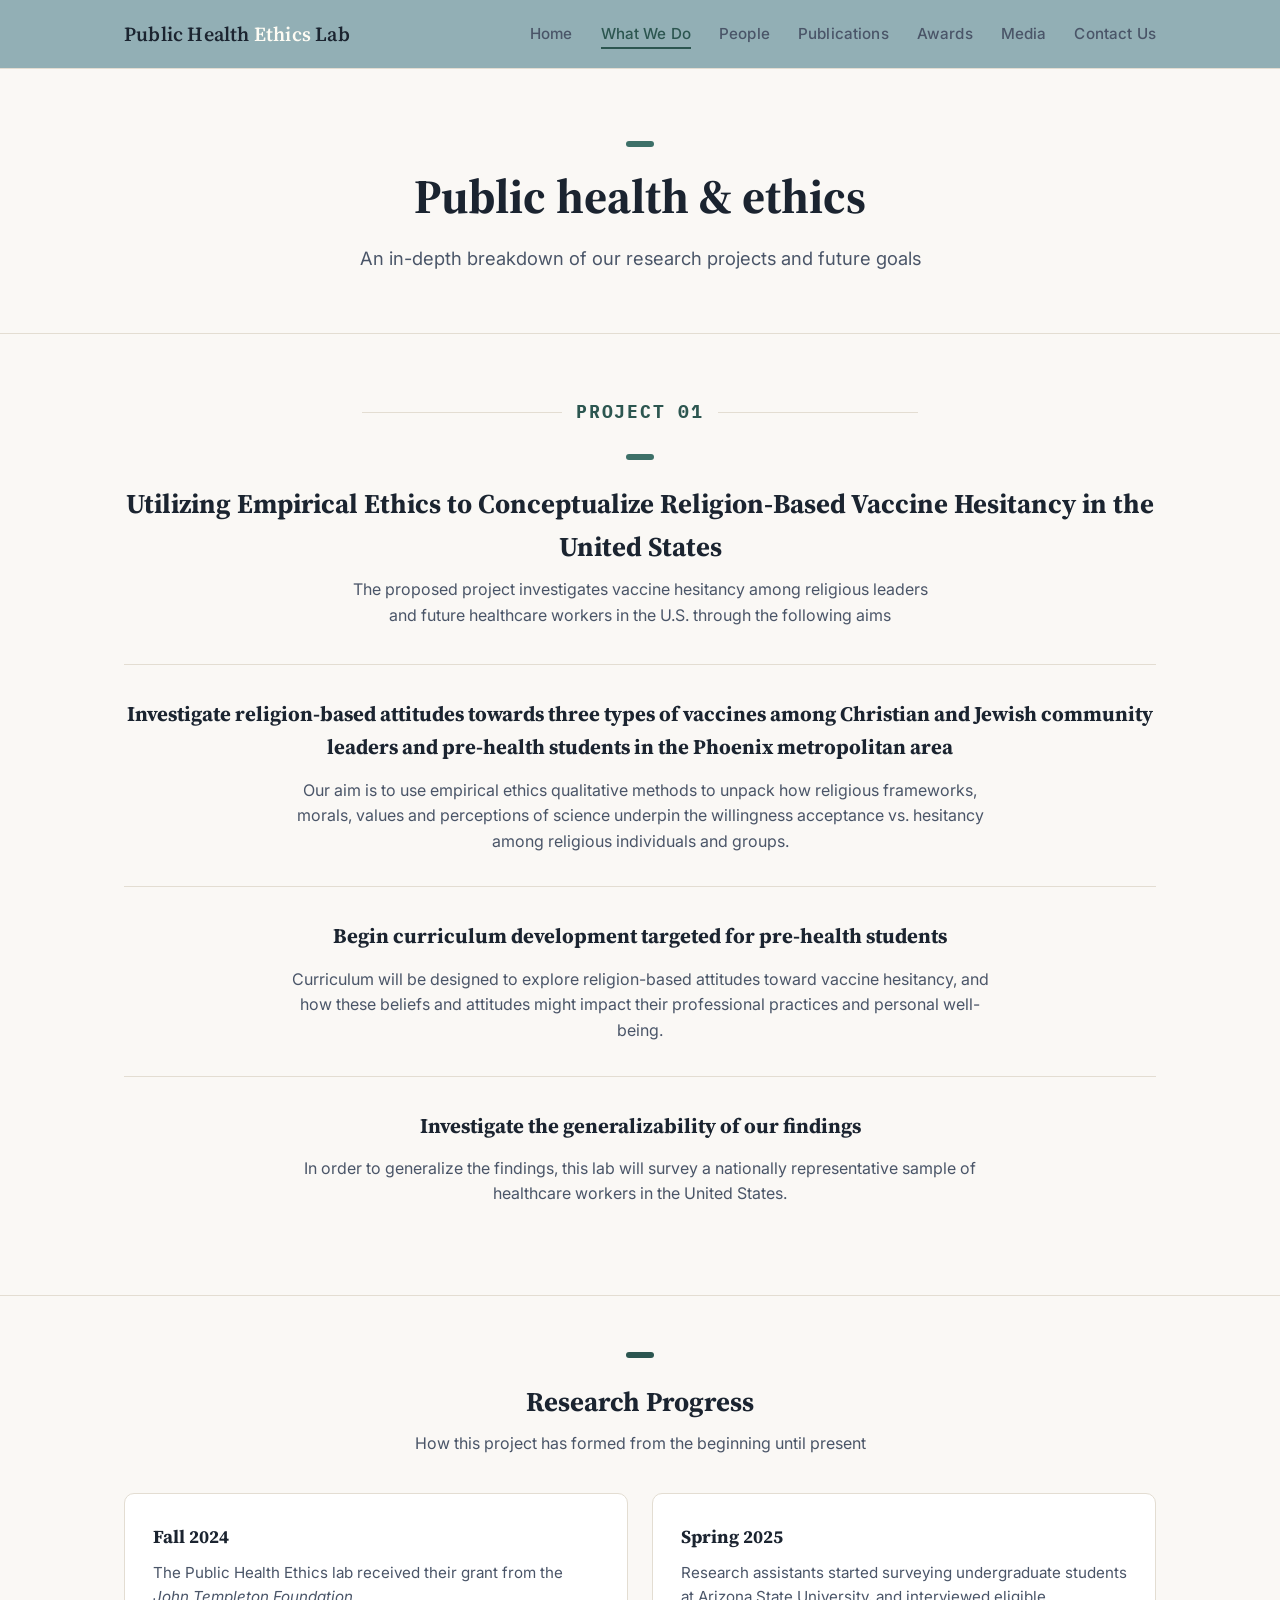
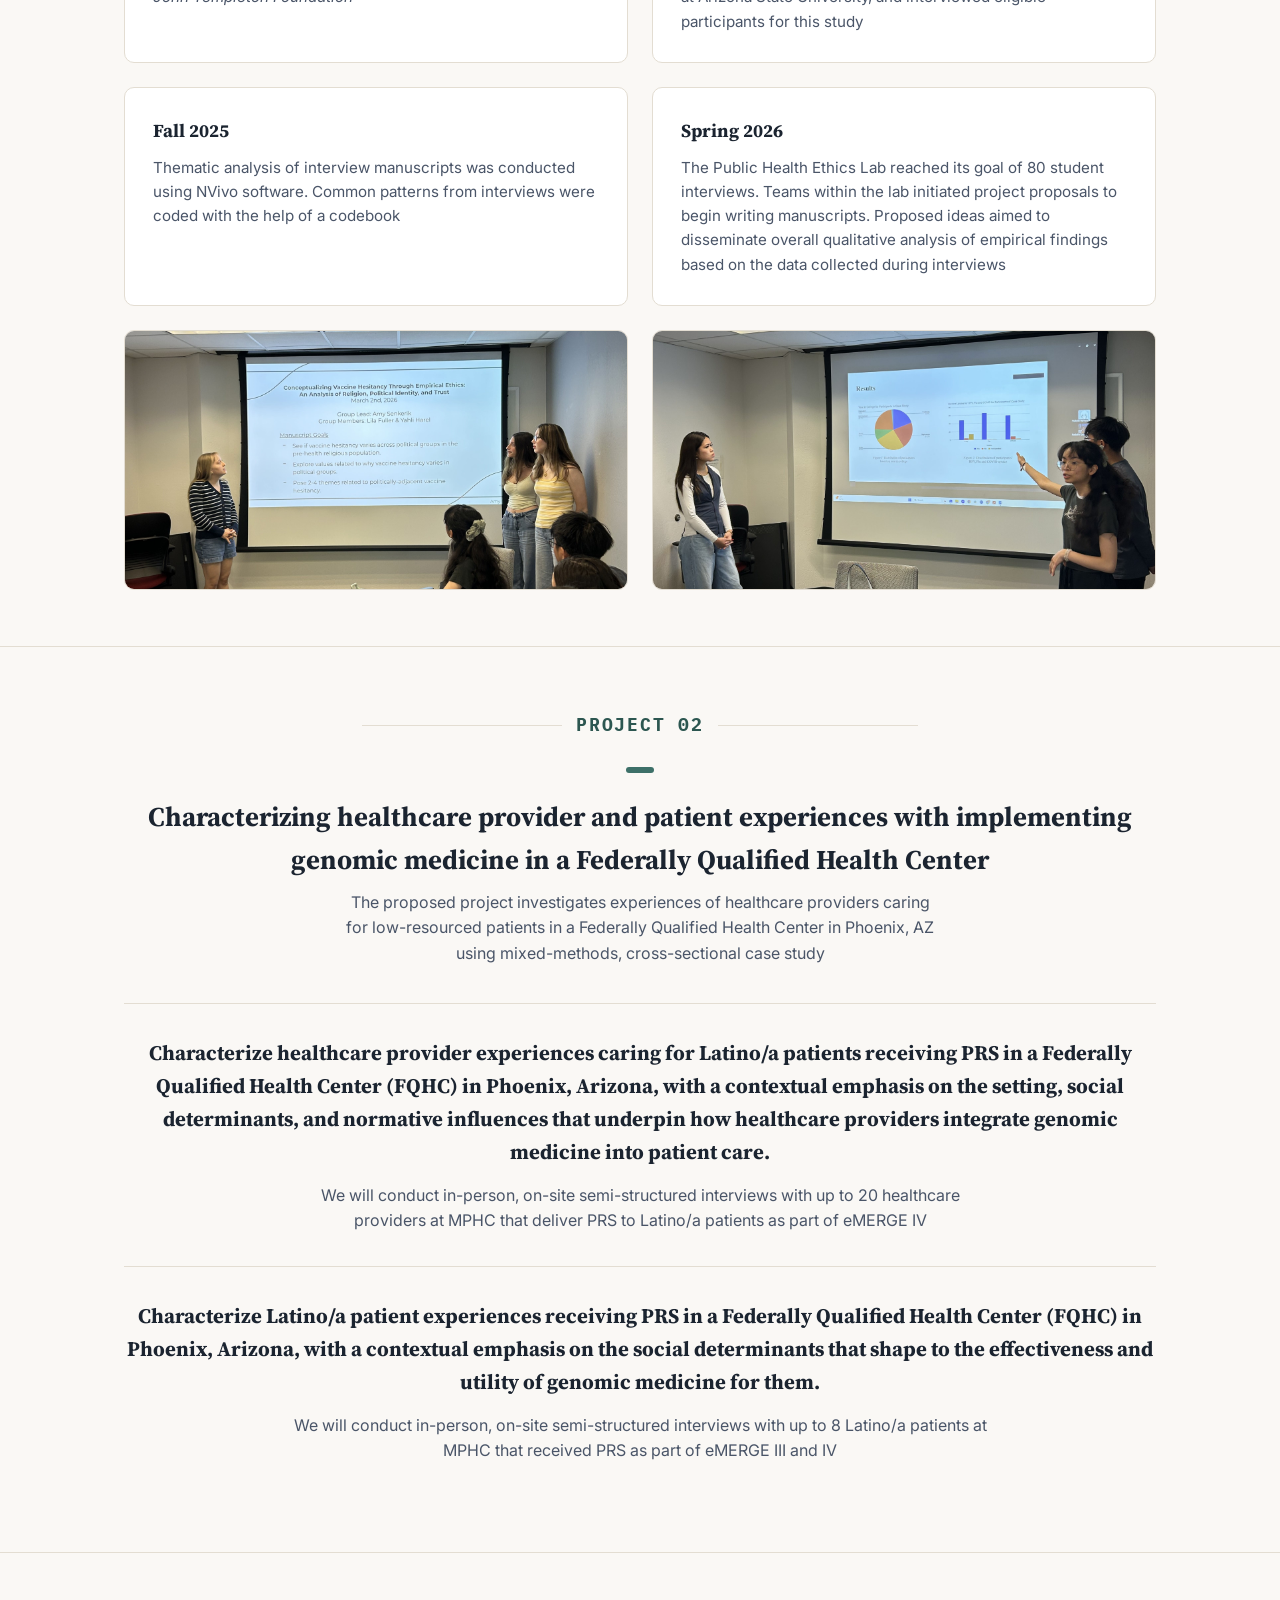
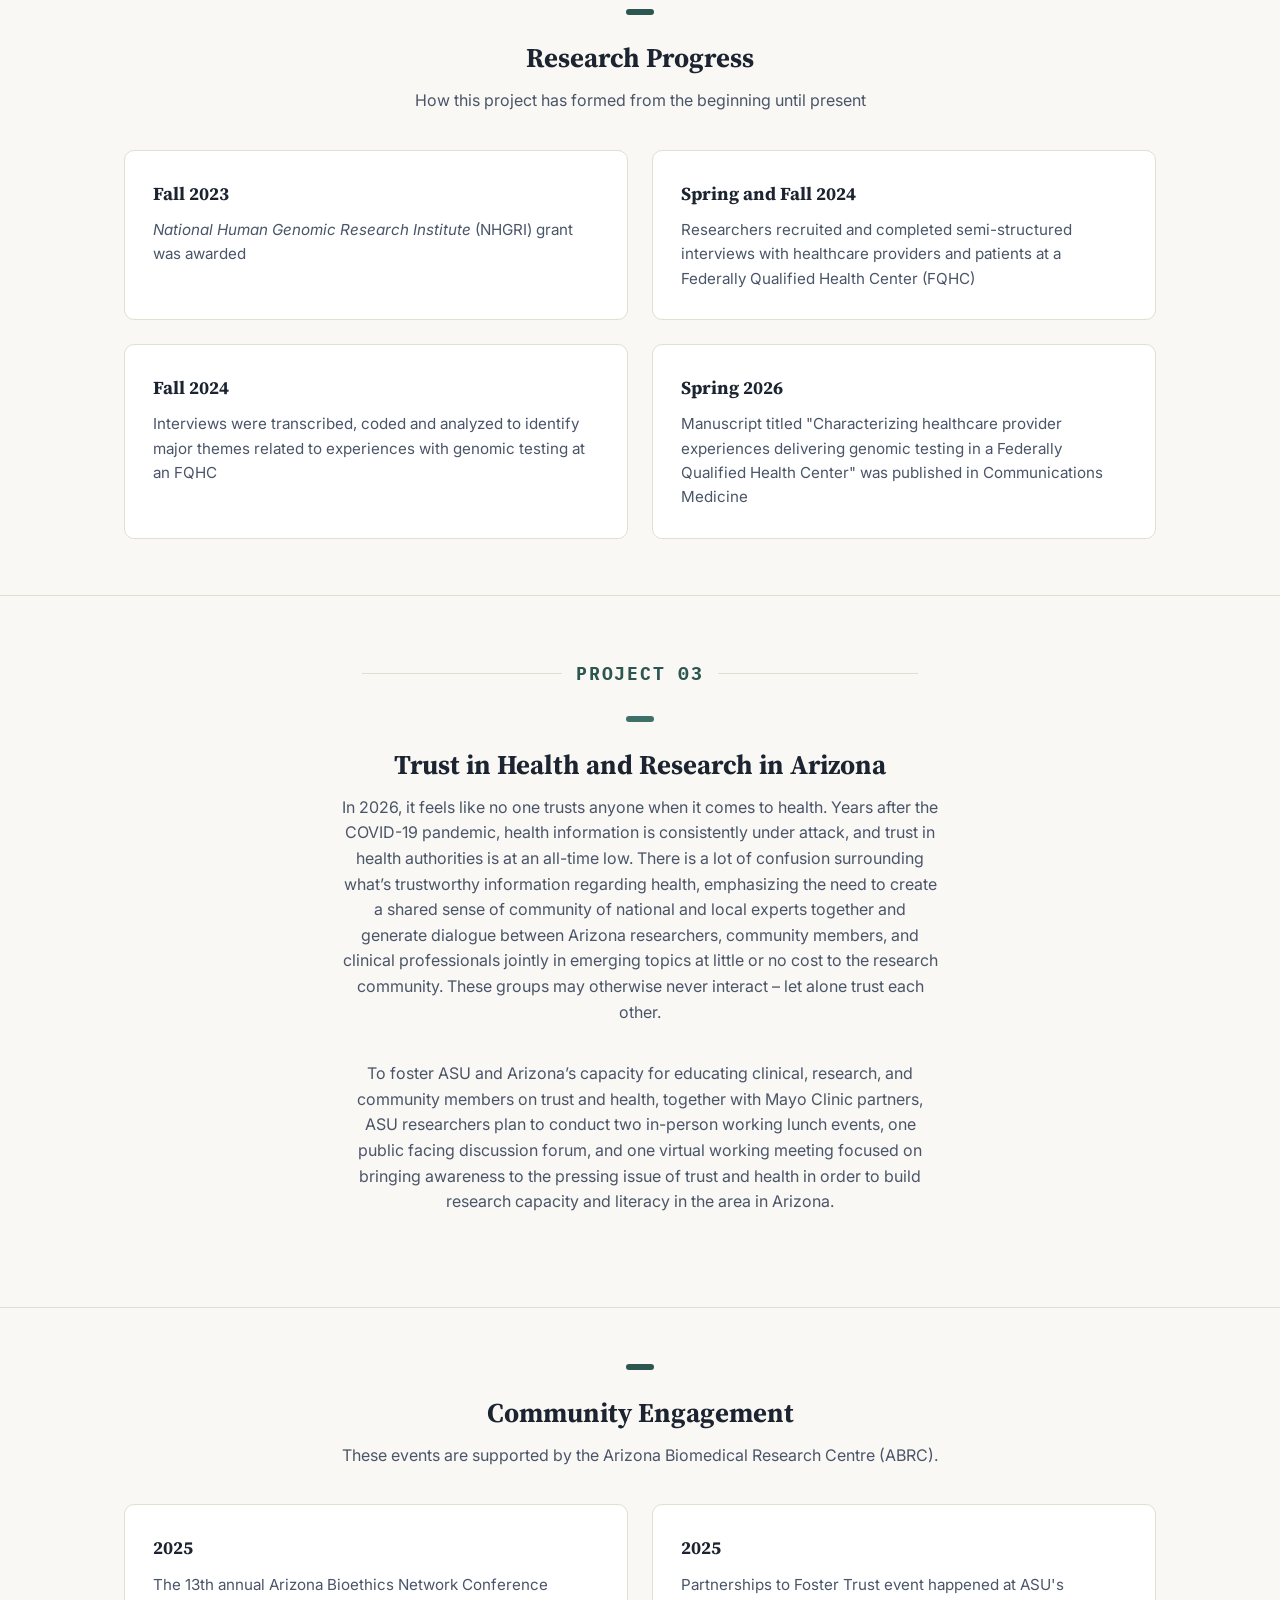
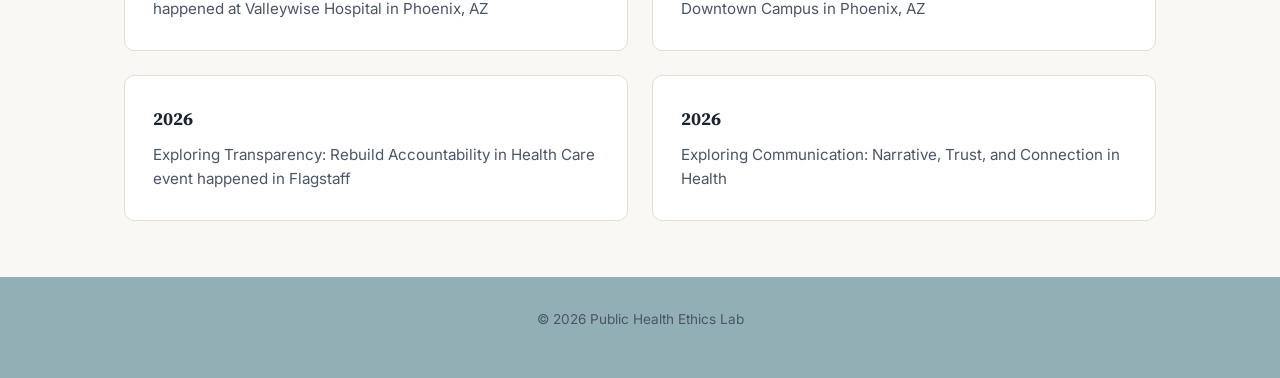
<file: what-we-do.html>
<!DOCTYPE html>
<html lang="en">

<head>

<!-- ===================== Browser Tab Information ===================== -->

  <meta charset="UTF-8" />
  <meta name="viewport" content="width=device-width, initial-scale=1.0" />
  <link rel="icon" type="images/png" href="images/PHELab Logo Browser Tab.png">
  <title>Public Health Ethics Lab</title>

<!-- ===================== Font Information ===================== -->

  <link rel="preconnect" href="https://fonts.googleapis.com">
  <link href="https://fonts.googleapis.com/css2?family=Source+Serif+4:wght@500;600;700&family=Inter:wght@400;500;600&family=IBM+Plex+Mono:wght@400;500&display=swap" rel="stylesheet">
  <link rel="stylesheet" href="css/style.css"/>

</head>

<body>

<!-- ===================== Website Navigator Information ===================== -->

<header class="site-header">
  <div class="wrap">
  <div class="brand">Public Health <span>Ethics</span> Lab</div>
    <nav>
      <ul>
        <li><a href="index.html">Home</a></li>
        <li><a href="what-we-do.html" class="active">What We Do</a></li>
        <li><a href="people.html">People</a></li>
        <li><a href="publications.html">Publications</a></li>
        <li><a href="awards.html">Awards</a></li>
        <li><a href="media.html">Media</a></li>
        <li><a href="contact.html">Contact Us</a></li>
      </ul>
    </nav>
  </div>
</header>

<!-- ===================== Header ===================== -->

<section class="hero" style="padding-bottom: 32px;">
  <div class="wrap" style="text-align: center;">
    <span class="tab teal"></span>
      <h1 style="max-width: 30ch; margin-left: auto; margin-right: auto;">Public health &amp; ethics</h1>
      <p class="lede" style="margin-left: auto; margin-right: auto;">
        An in-depth breakdown of our research projects and future goals
      </p>
  </div>
</section>

<!-- ===================== PROJECT 1: VACCINE HESITANCY ===================== -->

<section class="block">
  <div class="wrap">
    <div class="group-divider" style="margin-bottom: 28px;">
      <h3>Project 01</h3>
    </div>

    <span class="tab teal"></span>
      <h2>Utilizing Empirical Ethics to Conceptualize Religion-Based Vaccine Hesitancy in the United States </h2>
      <p class="section-note">The proposed project investigates vaccine hesitancy among religious leaders and
        future healthcare workers in the U.S. through the following aims
      </p>

    <div class="focus-detail">
      <h3>Investigate religion-based attitudes towards three types of vaccines among Christian and Jewish
          community leaders and pre-health students in the Phoenix metropolitan area
      </h3>
      <p>
          Our aim is to use empirical ethics qualitative methods to unpack how religious frameworks, morals, values and perceptions
          of science underpin the willingness acceptance vs. hesitancy among religious individuals and groups.
        </p>
      </div>

      <div class="focus-detail">
        <h3>Begin curriculum development targeted for pre-health students</h3>
        <p>
          Curriculum will be designed to explore religion-based attitudes toward vaccine hesitancy, and how these beliefs and attitudes
          might impact their professional practices and personal well-being.
        </p>
      </div>

      <div class="focus-detail">
        <h3>Investigate the generalizability of our findings</h3>
        <p>
          In order to generalize the findings, this lab will survey a nationally representative sample of healthcare workers in the United States.
        </p>
      </div>

    </div>
  </section>

  <section class="block">
    <div class="wrap">
      <span class="tab amber"></span>
      <h2>Research Progress</h2>
      <p class="section-note">
        How this project has formed from the beginning until present
      </p>
<div class="approach-grid">

  <div class="approach-card">
    <h3>Fall 2024</h3>
    <p>
     The Public Health Ethics lab received their grant from the <i>John Templeton Foundation</i>
    </p>
  </div>

  <div class="approach-card">
    <h3>Spring 2025</h3>
    <p>
      Research assistants started surveying undergraduate students at Arizona State University, and interviewed
      eligible participants for this study
    </p>
  </div>

  <div class="approach-card">
    <h3>Fall 2025</h3>
    <p>
      Thematic analysis of interview manuscripts was conducted using NVivo software. Common patterns from interviews
      were coded with the help of a codebook
    </p>
  </div>

  <div class="approach-card">
    <h3>Spring 2026</h3>
    <p>
      The Public Health Ethics Lab reached its goal of 80 student interviews. Teams within the lab initiated project
      proposals to begin writing manuscripts. Proposed ideas aimed to disseminate overall qualitative analysis of
      empirical findings based on the data collected during interviews
    </p>
  </div>

</div>

<div class="progress-photos">
  <img src="images/Team 1.jpg" alt="Research team working on the vaccine hesitancy project">
  <img src="images/Team 2.jpg" alt="Research team working on the vaccine hesitancy project">
</div>

      </div>
    </div>
  </section>

  <!-- ===================== PROJECT 2: GENOMIC RESEARCH ===================== -->

  <section class="block">
    <div class="wrap">
      <div class="group-divider" style="margin-bottom: 28px;">
        <h3>Project 02</h3>
      </div>
      <span class="tab teal"></span>
      <h2>Characterizing healthcare provider and patient experiences with implementing genomic medicine in a Federally Qualified Health Center</h2>
      <p class="section-note">
        The proposed project investigates experiences of healthcare providers caring for low-resourced patients in a Federally Qualified Health Center in Phoenix,
        AZ using mixed-methods, cross-sectional case study
      </p>

      <div class="focus-detail">
        <h3>Characterize healthcare provider experiences caring for Latino/a patients receiving PRS in a Federally Qualified Health Center (FQHC) in Phoenix, Arizona, 
          with a contextual emphasis on the setting, social determinants, and normative influences that underpin how healthcare providers integrate genomic medicine into patient care.</h3>
        <p>
          We will conduct in-person, on-site semi-structured interviews with up to 20 healthcare providers at MPHC that deliver PRS to Latino/a patients as part of eMERGE IV
        </p>
      </div>

      <div class="focus-detail">
        <h3>Characterize Latino/a patient experiences receiving PRS in a Federally Qualified Health Center (FQHC) in Phoenix, Arizona, with a contextual emphasis on the social determinants 
          that shape to the effectiveness and utility of genomic medicine for them.</h3>
        <p>
          We will conduct in-person, on-site semi-structured interviews with up to 8 Latino/a patients at MPHC that received PRS as part of eMERGE III and IV
        </p>
      </div>

    </div>
  </section>

  <section class="block">
    <div class="wrap">
      <span class="tab amber"></span>
      <h2>Research Progress</h2>
      <p class="section-note">
        How this project has formed from the beginning until present
      </p>
      <div class="approach-grid">

        <div class="approach-card">
          <h3>Fall 2023</h3>
          <p>
            <i>National Human Genomic Research Institute</i> (NHGRI) grant was awarded
          </p>
        </div>

        <div class="approach-card">
          <h3>Spring and Fall 2024</h3>
          <p>
            Researchers recruited and completed semi-structured interviews with healthcare providers and patients at a Federally Qualified Health Center (FQHC)
          </p>
        </div>

        <div class="approach-card">
          <h3>Fall 2024</h3>
          <p>
            Interviews were transcribed, coded and analyzed to identify major themes related to experiences with genomic testing at an FQHC
          </p>
        </div>

        <div class="approach-card">
          <h3>Spring 2026</h3>
          <p>
            Manuscript titled "Characterizing healthcare provider experiences delivering genomic testing in a Federally Qualified Health Center" was published in
            Communications Medicine
          </p>
        </div>

      </div>
    </div>
  </section>

    <!-- ===================== PROJECT 3: HEALTH AND RESEARCH AZ RESEARCH ===================== -->

  <section class="block">
    <div class="wrap">
      <div class="group-divider" style="margin-bottom: 28px;">
        <h3>Project 03</h3>
      </div>
      <span class="tab teal"></span>
      <h2>Trust in Health and Research in Arizona</h2>
      <p class="section-note">
         In 2026, it feels like no one trusts anyone when it comes to health. Years after the COVID-19 pandemic, health information is consistently under attack, and 
         trust in health authorities is at an all-time low. There is a lot of confusion surrounding what’s trustworthy information regarding health, emphasizing 
         the need to create a shared sense of community of national and local experts together and generate dialogue between Arizona researchers, community members, and 
         clinical professionals jointly in emerging topics at little or no cost to the research community. These groups may otherwise never interact – let alone trust each other.
      </p>
      <p class="section-note">
        To foster ASU and Arizona’s capacity for educating clinical, research, and community members on trust and health, together with Mayo Clinic partners, ASU 
         researchers plan to conduct two in-person working lunch events, one public facing discussion forum,  and one virtual working meeting focused on bringing awareness 
         to the pressing issue of trust and health in order to build research capacity and literacy in the area in Arizona.
      </p> 
    </div>
  </section>

  <section class="block">
    <div class="wrap">
      <span class="tab amber"></span>
      <h2>Community Engagement</h2>
      <p class="section-note">
        These events are supported by the Arizona Biomedical Research Centre (ABRC).
      </p>
      <div class="approach-grid">

        <div class="approach-card">
          <h3>2025</h3>
          <p>
            The 13th annual Arizona Bioethics Network Conference happened at Valleywise Hospital in Phoenix, AZ
          </p>
        </div>

        <div class="approach-card">
          <h3>2025</h3>
          <p>
            Partnerships to Foster Trust event happened at ASU's Downtown Campus in Phoenix, AZ</p>
        </div>

        <div class="approach-card">
          <h3>2026</h3>
          <p>
            Exploring Transparency: Rebuild Accountability in Health Care event happened in Flagstaff
          </p>
        </div>

        <div class="approach-card">
          <h3>2026</h3>
          <p>
            Exploring Communication: Narrative, Trust, and Connection in Health
          </p>
        </div>

      </div>
    </div>
  </section>

<footer>
  <div class="wrap">
    <span>&copy; 2026 Public Health Ethics Lab</span>
  </div>
</footer>

</body>
</html>
</file>
<file: css/style.css>
:root {
  --paper: #faf8f5;
  --paper-raised: #ffffff;
  --ink: #1b2430;
  --ink-soft: #4a5568;
  --teal: #3d7068;
  --teal-dark: #2c5650;
  --amber: #2c5650;
  --line: #e3ddd2;

  --font-display: "Source Serif 4", Georgia, "Times New Roman", serif;
  --font-body: "Inter", -apple-system, BlinkMacSystemFont, "Segoe UI", sans-serif;
  --font-mono: "IBM Plex Mono", "Courier New", monospace;

  --maxw: 1080px;
}

* { box-sizing: border-box; }

@media (prefers-reduced-motion: reduce) {
  *, *::before, *::after {
    animation-duration: 0.01ms !important;
    animation-iteration-count: 1 !important;
    transition-duration: 0.01ms !important;
  }
}

html { scroll-behavior: smooth; }

body {
  margin: 0;
  background: var(--paper);
  color: var(--ink);
  font-family: var(--font-body);
  line-height: 1.6;
  -webkit-font-smoothing: antialiased;
}

a { color: var(--teal-dark); text-decoration: none; }
a:hover { text-decoration: underline; }

a:focus-visible,
button:focus-visible {
  outline: 2px solid var(--teal);
  outline-offset: 3px;
  border-radius: 2px;
}

img { max-width: 100%; display: block; }

.wrap {
  max-width: var(--maxw);
  margin: 0 auto;
  padding: 0 24px;
}

/* ---------- Header / nav ---------- */

.site-header {
  border-bottom: 1px solid var(--line);
  background: #92afb5;
  position: sticky;
  top: 0;
  z-index: 10;
}

.site-header .wrap {
  display: flex;
  align-items: center;
  justify-content: space-between;
  padding-top: 18px;
  padding-bottom: 18px;
  flex-wrap: wrap;
  gap: 12px;
}

.brand {
  font-family: var(--font-display);
  font-size: 1.25rem;
  font-weight: 600;
  color: var(--ink);
  letter-spacing: 0.01em;
}

.brand span {
  color: #fefcf4;
}

nav ul {
  list-style: none;
  display: flex;
  gap: 28px;
  margin: 0;
  padding: 0;
}

nav a {
  font-size: 0.95rem;
  font-weight: 500;
  color: var(--ink-soft);
  letter-spacing: 0.01em;
}

nav a.active,
nav a:hover {
  color: var(--teal-dark);
  text-decoration: none;
  border-bottom: 2px solid var(--amber);
  padding-bottom: 4px;
}

/* ---------- Hero ---------- */

.hero {
  padding: 72px 0 56px;
  border-bottom: 1px solid var(--line);
}

.hero .eyebrow {
  font-family: var(--font-mono);
  font-size: 0.78rem;
  text-transform: uppercase;
  letter-spacing: 0.12em;
  color: var(--teal-dark);
  margin: 0 0 18px;
}

.hero h1 {
  font-family: var(--font-display);
  font-size: clamp(2.1rem, 4vw, 3rem);
  line-height: 1.15;
  margin: 0 0 20px;
  max-width: none;
}

.hero p.lede {
  font-size: 1.15rem;
  color: var(--ink-soft);
  max-width: 56ch;
  margin: 0 0 28px;
}

.hero-actions {
  display: flex;
  gap: 14px;
  flex-wrap: wrap;
}

.hero-logo-row {
  display: flex;
  justify-content: center;
  align-items: center;
  gap: 32px;
  flex-wrap: wrap;
  margin: 0 auto 28px;
}

.hero-logo-row img {
  height: 48px;
  width: auto;
}

@media (max-width: 600px) {
  .hero-logo-row {
    gap: 20px;
  }
  .hero-logo-row img {
    height: 38px;
  }
}

.btn {
  display: inline-block;
  font-family: var(--font-body);
  font-weight: 600;
  font-size: 0.95rem;
  padding: 12px 22px;
  border-radius: 6px;
  border: 1px solid transparent;
  cursor: pointer;
}

.btn-primary {
  background: #92afb5;
  color: #fff;
}
.btn-primary:hover { background: var(--teal); text-decoration: none; }

.btn-secondary {
  background: #92afb5;
  color: #fff;
}

.btn-secondary:hover { background: var(--teal); text-decoration: none; }

/* ---------- Section scaffolding ---------- */

section.block {
  padding: 56px 0;
  border-bottom: 1px solid var(--line);
  text-align: center;
}

section.block:last-of-type { border-bottom: none; }

.block h2 {
  font-family: var(--font-display);
  font-size: 1.7rem;
  margin: 0 0 8px;
}

.block .section-note {
  color: var(--ink-soft);
  max-width: 60ch;
  margin: 0 auto 36px;
}

.tab {
  display: inline-block;
  width: 28px;
  height: 6px;
  border-radius: 3px;
  margin-bottom: 14px;
}
.tab.teal { background: var(--teal); }
.tab.amber { background: var(--amber); }

/* ---------- Focus areas (home) ---------- */

.focus-grid {
  display: grid;
  grid-template-columns: repeat(3, 1fr);
  gap: 20px;
}

.focus-card {
  background: var(--paper-raised);
  border: 1px solid var(--line);
  border-radius: 10px;
  padding: 24px;
}

.focus-card h3 {
  font-family: var(--font-display);
  font-size: 1.1rem;
  margin: 0 0 8px;
}

.focus-card p {
  font-size: 0.95rem;
  color: var(--ink-soft);
  margin: 0;
}

/* ---------- People grid ---------- */

.people-grid {
  display: grid;
  grid-template-columns: repeat(3, 1fr);
  gap: 24px;
}

.pdf-btn {
  display: inline-block;
  margin-top: 10px;
  padding: 8px 16px;
  background: var(--teal);
  color: white;
  border-radius: 4px;
  text-decoration: none;
  font-size: 0.85rem;
}

.pdf-btn:hover {
  opacity: 0.85;
}

.person-card {
  background: var(--paper-raised);
  border: 1px solid var(--line);
  border-radius: 10px;
  overflow: hidden;
  transition: box-shadow 0.18s ease, transform 0.18s ease;
}

.alumni-list {
  grid-column: 1 / -1;
  max-width: 720px;
  margin: 20px auto 0;
  font-family: var(--font-display);
  font-size: 1.1rem;
  color: var(--ink);
  text-align: center;
  line-height: 1.2;
}

.alumni-desc {
  grid-column: 1 / -1;
  max-width: 720px;
  margin: -10px auto 0;
  font-size: 0.88rem;
  color: var(--ink-soft);
  text-align: center;
  line-height: 1.8;
}

.person-card:hover {
  box-shadow: 0 10px 24px -12px rgba(27, 36, 48, 0.25);
  transform: translateY(-2px);
}

.person-photo {
  width: 100%;
  aspect-ratio: 4 / 3;
  background: linear-gradient(135deg, #e3ddd2, #cfd9d6);
  display: flex;
  align-items: center;
  justify-content: center;
  color: var(--ink-soft);
  font-family: var(--font-mono);
  font-size: 0.8rem;
}

.person-body { padding: 18px 20px 22px; }

.person-body .role {
  font-family: var(--font-mono);
  font-size: 0.72rem;
  text-transform: uppercase;
  letter-spacing: 0.08em;
  color: var(--teal-dark);
  margin: 0 0 4px;
}

.person-body h3 {
  font-family: var(--font-display);
  font-size: 1.15rem;
  margin: 0 0 8px;
}

.person-body p.bio {
  font-size: 0.92rem;
  color: var(--ink-soft);
  margin: 0;
}

.person-card.lead {
  grid-column: span 3;
  display: grid;
  grid-template-columns: 380px 1fr;
  min-height: 320px;
}

.person-card.lead-secondary {
  grid-column: span 3;
  display: grid;
  grid-template-columns: 380px 1fr;
  align-items: stretch;
}

.person-card.lead-secondary .person-photo {
  height: 100%;
}

.person-card.lead-secondary .person-body {
  padding: 24px 40px;
  display: flex;
  flex-direction: column;
  justify-content: center;
}

.two-col-row {
  grid-column: 1 / -1;
  display: flex;
  justify-content: center;
  gap: 24px;
  flex-wrap: wrap;
}

.two-col-row .person-card {
  flex: 0 1 380px;
}

.two-col-row.narrow .person-card {
  flex: 0 1 328px;
}

@media (max-width: 860px) {
  .person-card.lead-secondary {
    grid-column: span 1;
    grid-template-columns: 1fr;
  }
}

.person-card.lead .person-photo {
  aspect-ratio: auto;
  height: 100%;
}

.person-card.lead .person-body {
  padding: 36px 40px;
  display: flex;
  flex-direction: column;
  justify-content: center;
}

.person-card.lead .role {
  font-size: 0.8rem;
}

.person-card.lead h3 {
  font-size: 1.6rem;
  margin-bottom: 14px;
}

.person-card.lead p.bio {
  font-size: 1.02rem;
  max-width: 56ch;
}

/* ---------- Group dividers ---------- */

.group-divider {
  grid-column: 1 / -1;
  display: flex;
  align-items: center;
  justify-content: center;
  gap: 14px;
  margin: 8px 0 -4px;
}

.group-divider::before {
  content: "";
  flex: 1;
  height: 1px;
  background: var(--line);
  max-width: 200px;
}

.group-divider h3 {
  font-family: var(--font-mono);
  font-size: 1.1rem;
  text-transform: uppercase;
  letter-spacing: 0.1em;
  color: var(--teal-dark);
  margin: 0;
  white-space: nowrap;
}

.group-divider::after {
  content: "";
  flex: 1;
  height: 1px;
  background: var(--line);
  max-width: 200px;
}

.grad-researchers-row {
  grid-column: 1 / -1;
  display: flex;
  justify-content: center;
  gap: 24px;
  flex-wrap: wrap;
}

.grad-researchers-row .person-card {
  flex: 0 1 320px;
}

/* ---------- Publications list ---------- */

.pub-list {
  list-style: none;
  margin: 0;
  padding: 0;
  counter-reset: pub;
}

.pub-item {
  counter-increment: pub;
  display: grid;
  grid-template-columns: 1fr;
  gap: 18px;
  padding: 22px 0;
  border-top: 1px solid var(--line);
}

.pub-list .pub-item:first-child {
  border-top: none; }

.pub-title {
  font-family: var(--font-display);
  font-size: 1.08rem;
  margin: 0 0 6px;
  color: var(--ink);
  font-weight: 700;
}

.pub-meta {
  font-size: 0.88rem;
  color: var(--ink-soft);
  margin: 0 0 8px;
}

.pub-tags {
  display: flex;
  gap: 8px;
  flex-wrap: wrap;
  justify-content: center;
}

.pub-tag {
  font-family: var(--font-mono);
  font-size: 0.72rem;
  text-transform: uppercase;
  letter-spacing: 0.06em;
  color: var(--teal-dark);
  background: #eef3f1;
  border-radius: 4px;
  padding: 3px 8px;
}

/* ---------- Media ---------- */

.media-list {
  display: flex;
  flex-direction: column;
  gap: 28px;
}

.media-card {
  display: grid;
  grid-template-columns: 260px 1fr;
  gap: 28px;
  background: var(--paper-raised);
  border: 1px solid var(--line);
  border-radius: 10px;
  overflow: hidden;
}

.media-thumb {
  width: 100%;
  height: 220px;
  background: linear-gradient(135deg, #e3ddd2, #cfd9d6);
  display: flex;
  align-items: center;
  justify-content: center;
  color: var(--ink-soft);
  font-family: var(--font-mono);
  font-size: 0.78rem;
  overflow: hidden;
}

.media-body {
  padding: 22px 26px 22px 0;
  display: flex;
  flex-direction: column;
  justify-content: center;
}

.media-date {
  font-family: var(--font-mono);
  font-size: 0.72rem;
  text-transform: uppercase;
  letter-spacing: 0.08em;
  color: var(--teal-dark);
  margin: 0 0 6px;
}

.media-body h3 {
  font-family: var(--font-display);
  font-size: 1.2rem;
  margin: 0 0 10px;
}

.media-body p.desc {
  font-size: 0.95rem;
  color: var(--ink-soft);
  margin: 0 0 12px;
}

.media-link {
  font-size: 0.9rem;
  font-weight: 600;
}

@media (max-width: 700px) {
  .media-card {
    grid-template-columns: 1fr;
  }
  .media-thumb {
    aspect-ratio: 16 / 9;
    min-height: 0;
  }
  .media-body {
    padding: 22px 26px;
  }
}

.instagram-bar {
  display: inline-flex;
  align-items: center;
  gap: 10px;
  margin-top: 20px;
  padding: 12px 22px;
  background: var(--paper-raised);
  border: 1px solid var(--line);
  border-radius: 30px;
  color: var(--ink);
  font-weight: 600;
  font-size: 0.95rem;
  transition: border-color 0.2s ease, color 0.2s ease;
}

.instagram-bar:hover {
  border-color: var(--teal);
  color: var(--teal-dark);
  text-decoration: none;
}

.instagram-bar svg {
  flex-shrink: 0;
  color: var(--teal-dark);
}

.instagram-grid {
  display: grid;
  grid-template-columns: repeat(3, 1fr);
  gap: 20px;
  margin-top: 24px;
  justify-items: center;
}

.instagram-grid .instagram-media {
  width: 100% !important;
  max-width: 100% !important;
  min-width: 0 !important;
}

@media (max-width: 860px) {
  .instagram-grid {
    grid-template-columns: 1fr;
  }
}

/* ---------- Affiliates ---------- */

.affiliates-list {
  display: flex;
  flex-direction: column;
  gap: 32px;
  max-width: 800px;
  margin: 0 auto;
  padding-top: 24px;
}

.affiliate-row {
  display: flex;
  align-items: center;
  gap: 32px;
  border-bottom: 1px solid #e0e0e0;
  padding-bottom: 24px;
}

.affiliate-row:last-child {
  border-bottom: none;
  padding-bottom: 0;
}

.logo-box {
  width: 140px;
  height: 90px;
  display: flex;
  align-items: center;
  justify-content: center;
  flex-shrink: 0;
}

.affiliate-logo {
  max-width: 100%;
  max-height: 100%;
  object-fit: contain;
  display: block;
}

.affiliate-info {
  text-align: left;
}

.affiliate-info p {
  margin: 4px 0;
  font-size: 1rem;
  color: var(--ink-soft);
  text-align: left;
}

.affiliate-info strong {
  color: var(--ink, #222);
}

/* ---------- What We Do page ---------- */

.mission-statement {
  max-width: 720px;
  margin: 0 auto;
  font-size: 1.3rem;
  line-height: 1.5;
  color: var(--ink-soft);
  text-align: center;
}

.approach-grid {
  display: grid;
  grid-template-columns: repeat(2, 1fr);
  gap: 24px;
}

.approach-card {
  background: var(--paper-raised);
  border: 1px solid var(--line);
  border-radius: 10px;
  padding: 28px;
  text-align: left;
}

.approach-card h3 {
  font-family: var(--font-display);
  font-size: 1.15rem;
  margin: 0 0 10px;
}

.approach-card p {
  font-size: 0.95rem;
  color: var(--ink-soft);
  margin: 0;
}

.focus-detail {
  display: grid;
  grid-template-columns: 1fr;
  gap: 14px;
  text-align: center;
  padding: 32px 0;
  border-top: 1px solid var(--line);
}

.focus-detail:first-child {
  border-top: none;
}

.focus-detail h3 {
  font-family: var(--font-display);
  font-size: 1.3rem;
  margin: 0;
}

.focus-detail p {
  font-size: 1rem;
  color: var(--ink-soft);
  margin: 0 auto;
  max-width: 70ch;
}

@media (max-width: 700px) {
  .approach-grid {
    grid-template-columns: 1fr;
  }
}

.progress-photos {
  display: grid;
  grid-template-columns: repeat(2, 1fr);
  gap: 24px;
  margin-top: 24px;
}

.progress-photos img {
  width: 100%;
  height: 260px;
  object-fit: cover;
  border-radius: 10px;
  border: 1px solid var(--line);
}

@media (max-width: 700px) {
  .progress-photos {
    grid-template-columns: 1fr;
  }
}

/* ---------- Awards and Recognitions page ---------- */

.awards-list {
  list-style: none;
  margin: 0;
  padding: 0;
  counter-reset: pub;
}

.awards-item {
  counter-increment: pub;
  display: grid;
  grid-template-columns: 1fr;
  gap: 8px;
  padding: 14px 0;
  border-top: 1px solid var(--line);
}

.awards-item:first-child {
  border-top: none;
  padding-top: 0;
}

.awards-title {
  font-family: var(--font-display);
  font-size: 1.08rem;
  margin: 0;
  color: var(--ink);
  font-weight: 700;
}

.awards-desc {
  font-size: 0.88rem;
  color: var(--ink-soft);
  margin: 0 0 8px;
}

.awards-meta {
  font-size: 0.88rem;
  color: var(--ink-soft);
  margin: 0 0 8px;
}

/* ---------- Footer ---------- */

footer {
  padding: 32px 0 48px;
  font-size: 0.85rem;
  color: var(--ink-soft);
  background: #92afb5;
}

footer .wrap {
  display: flex;
  flex-direction: column;
  justify-content: center;
  align-items: center;
  flex-wrap: wrap;
  gap: 16px;
}

footer .logo-row {
  display: flex;
  align-items: center;
  gap: 24px;
}

/* ---------- Responsive ---------- */

@media (max-width: 860px) {
  .focus-grid,
  .people-grid {
    grid-template-columns: 1fr;
  }
  .person-card.lead {
    grid-column: span 1;
    grid-template-columns: 1fr;
  }
  .contact-grid {
    grid-template-columns: 1fr;
  }
  nav ul { gap: 18px; flex-wrap: wrap; }
}

@media (max-width: 480px) {
  .hero { padding: 48px 0 40px; }
  section.block { padding: 40px 0; }
}

/* ---------- Carousel ---------- */

.carousel {
  position: relative;
  max-width: 700px;
  margin: 24px auto 0;
}

.carousel-track-container {
  overflow: hidden;
  border-radius: 10px;
}

.carousel-track {
  display: flex;
  transition: transform 0.4s ease-in-out;
}

.carousel-slide {
  min-width: 100%;
  height: auto;
  display: block;
}

.carousel-slide img {
  width: 100%;
  height: auto;
  display: block;
}

.carousel-caption {
  font-family: var(--font-mono);
  font-size: 0.85rem;
  color: var(--ink-soft);
  text-align: center;
  margin: 10px 0 0;
  padding: 0 8px;
}

.carousel-btn {
  position: absolute;
  top: 50%;
  transform: translateY(-50%);
  background: rgba(27, 36, 48, 0.5);
  color: #fff;
  border: none;
  font-size: 1.3rem;
  width: 40px;
  height: 40px;
  border-radius: 50%;
  cursor: pointer;
  z-index: 2;
  display: flex;
  align-items: center;
  justify-content: center;
  transition: background 0.2s ease;
}

.carousel-btn:hover {
  background: var(--teal-dark);
}

.carousel-btn.prev { left: 10px; }
.carousel-btn.next { right: 10px; }

.carousel-dots {
  display: flex;
  justify-content: center;
  gap: 8px;
  margin-top: 14px;
}

.carousel-dot {
  width: 9px;
  height: 9px;
  border-radius: 50%;
  background: var(--line);
  cursor: pointer;
  border: none;
  padding: 0;
}

.carousel-dot.active {
  background: var(--amber);
}

/* ---------- Contact ---------- */

.contact-container {
  display: flex;
  gap: 48px;
  align-items: stretch;
  flex-wrap: wrap;
}

.contact-info {
  flex: 1 1 320px;
  display: flex;
  flex-direction: column;
  gap: 28px;
}

.contact-card h3 {
  margin: 0 0 4px 0;
  font-size: 1.2rem;
  color: var(--ink, #222);
}

.contact-role {
  font-weight: 500;
  color: var(--ink-soft);
  margin: 0 0 10px 0;
}

.contact-card p {
  margin: 4px 0;
  color: var(--ink-soft);
  line-height: 1.5;
}

.contact-card a {
  color: var(--ink-soft);
  text-decoration: underline;
}

.contact-map {
  flex: 1 1 400px;
  border-radius: 8px;
  overflow: hidden;
}

.contact-map iframe {
  display: block;
  width: 100%;
  height: 100%;
}

@media (max-width: 768px) {
  .contact-container {
    flex-direction: column;
  }
}

.instagram-bar {
  margin-top: 8px;
}
</file>
